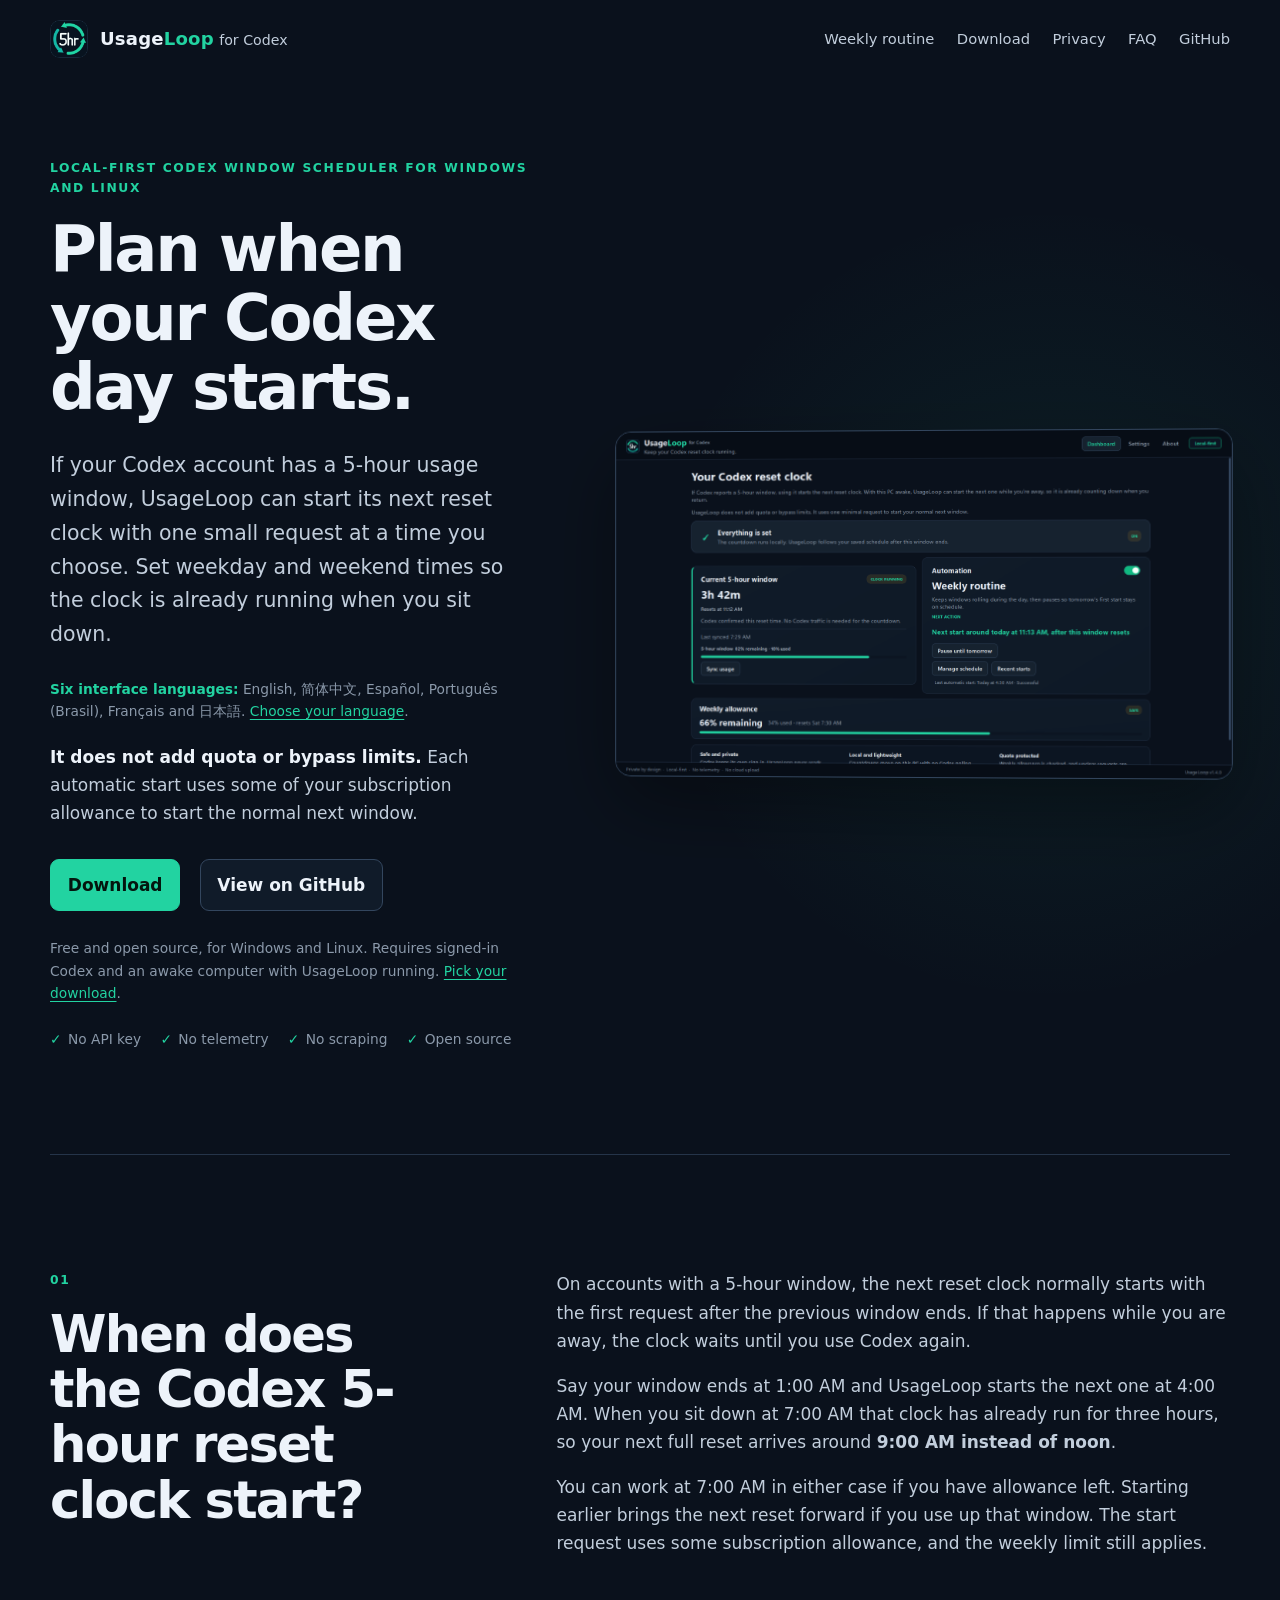
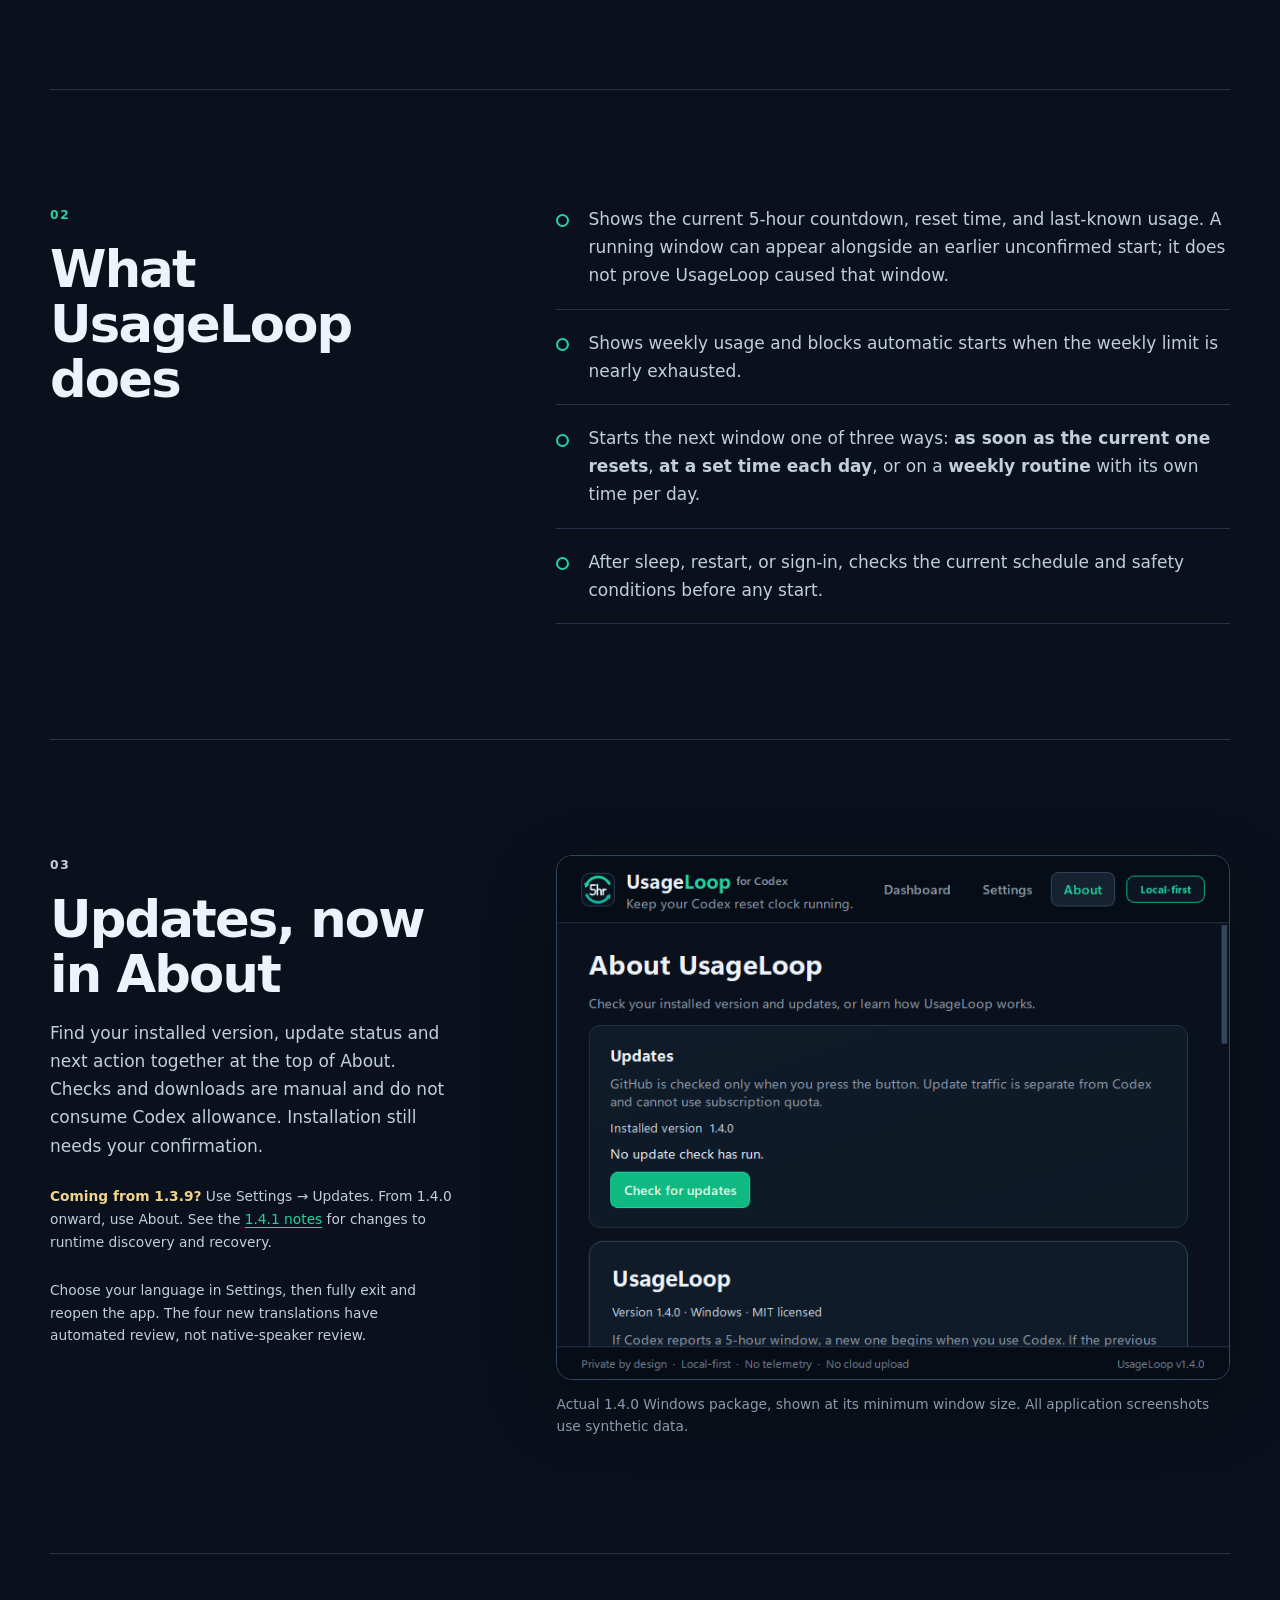
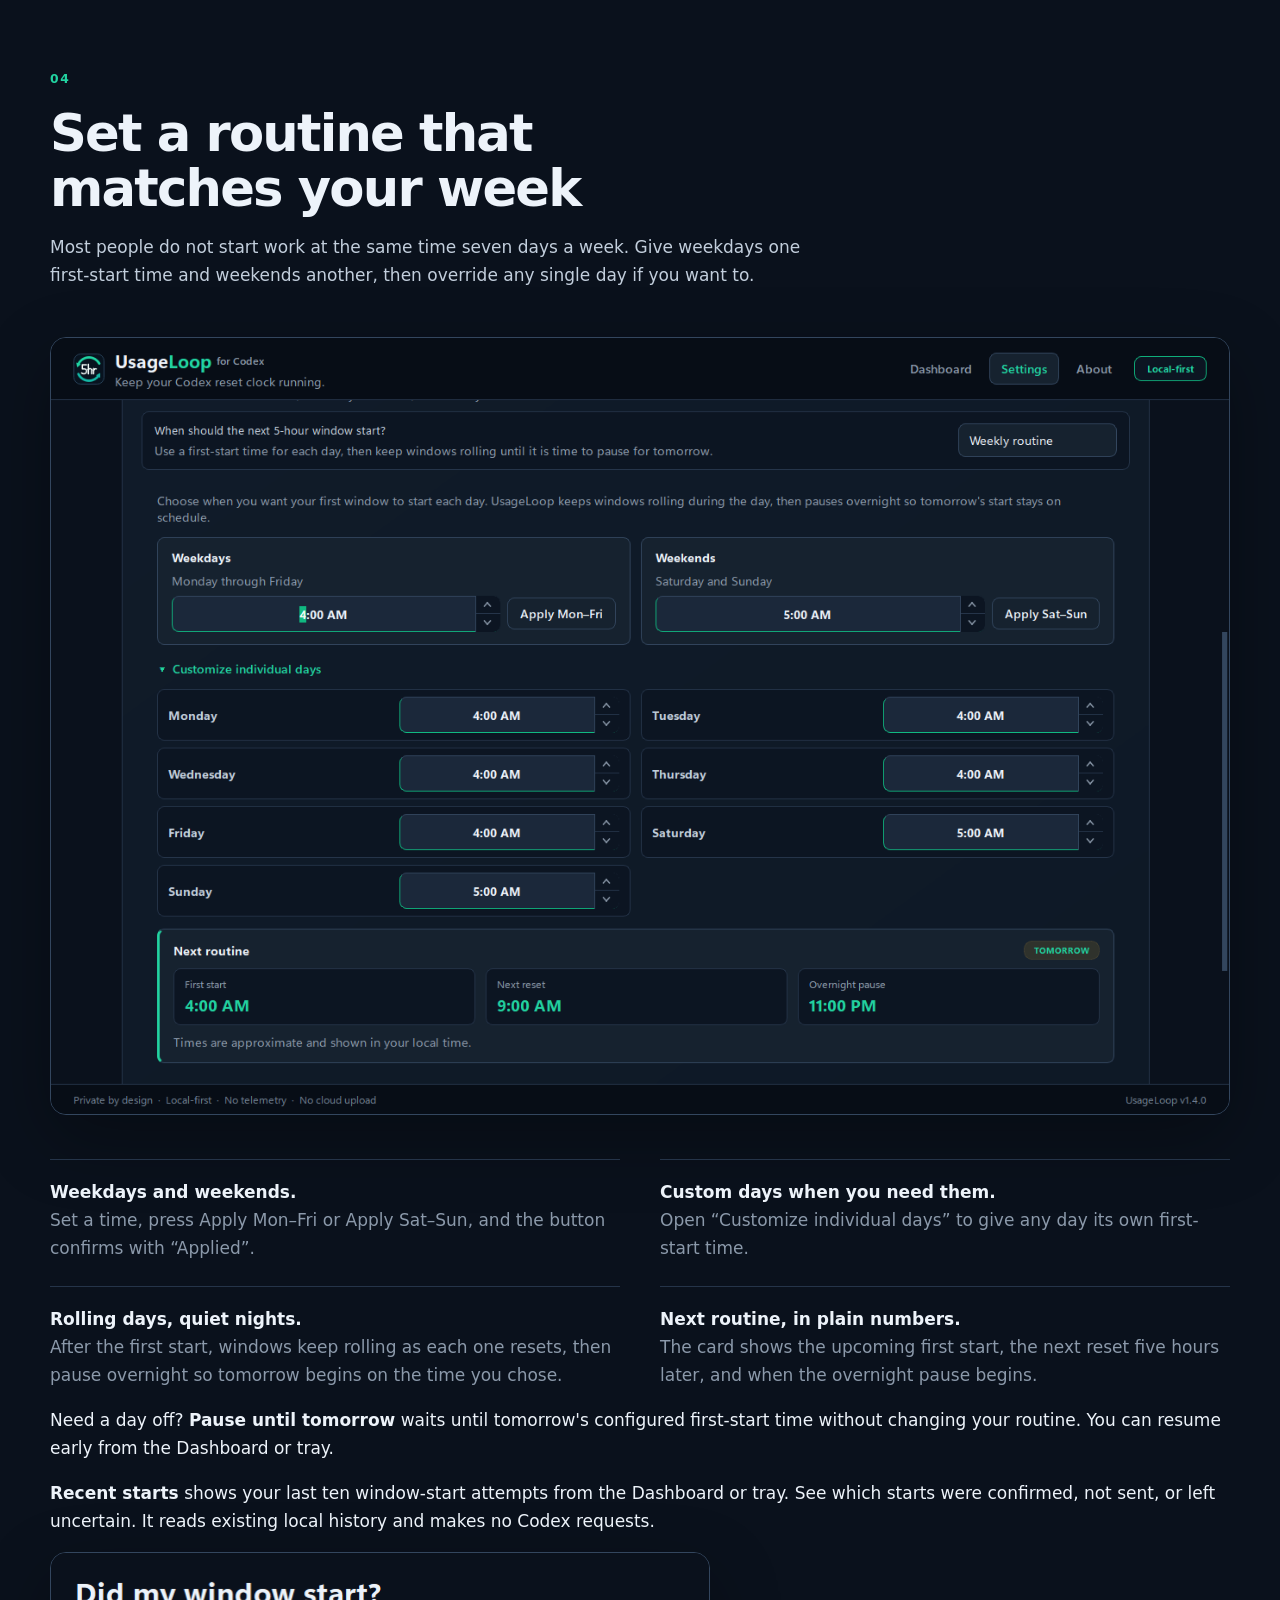
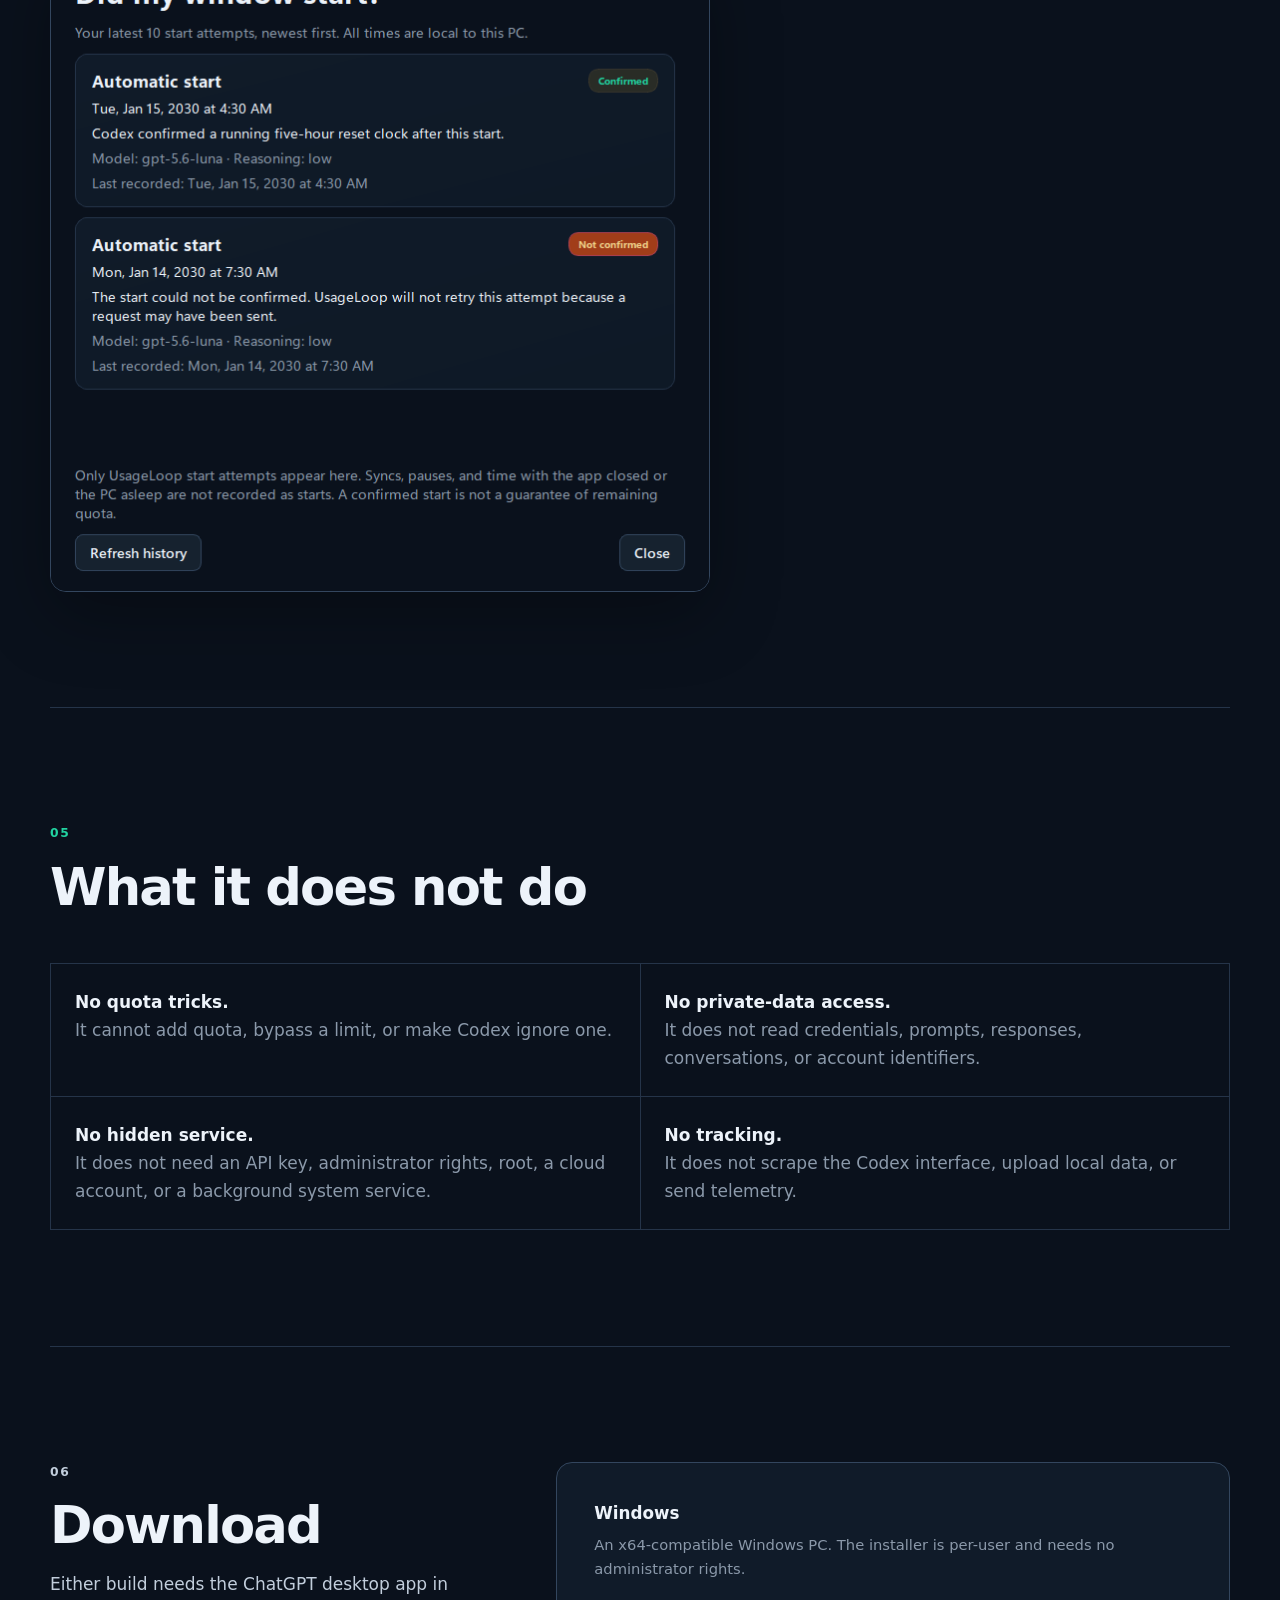
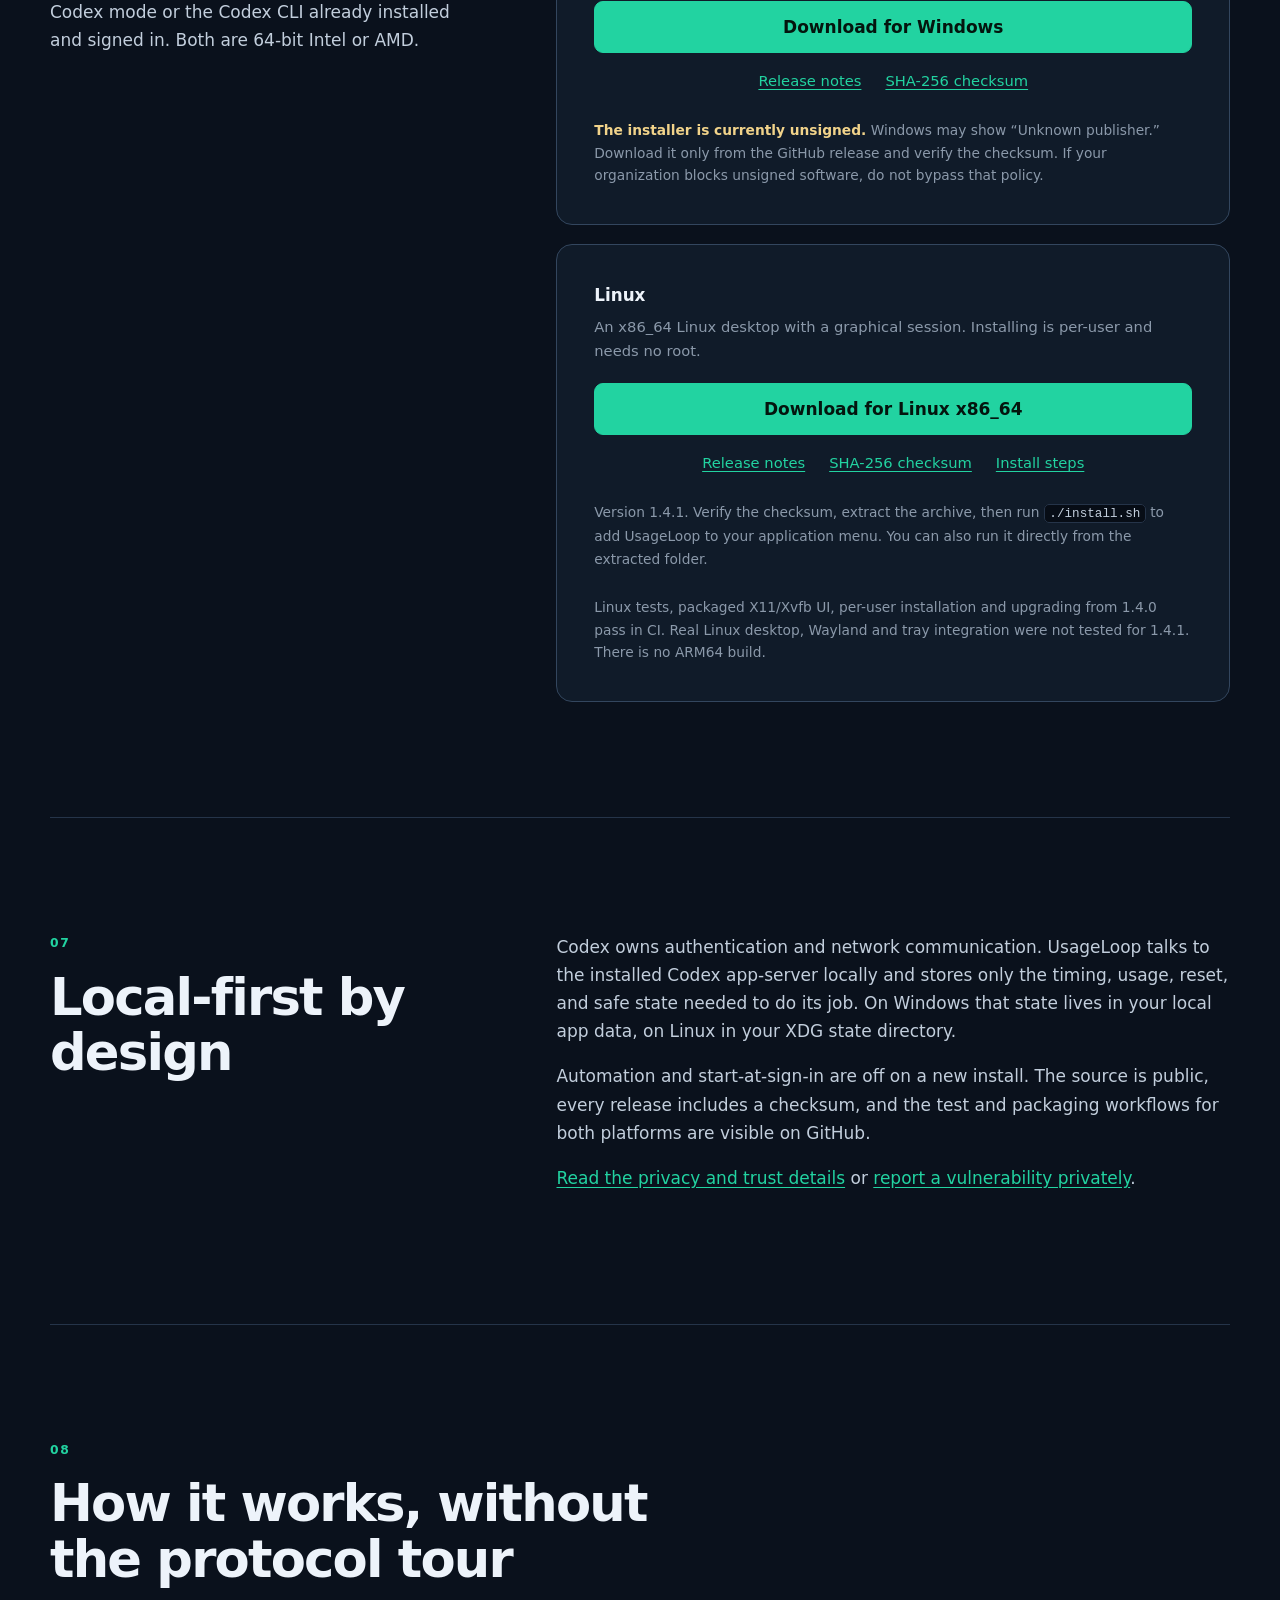
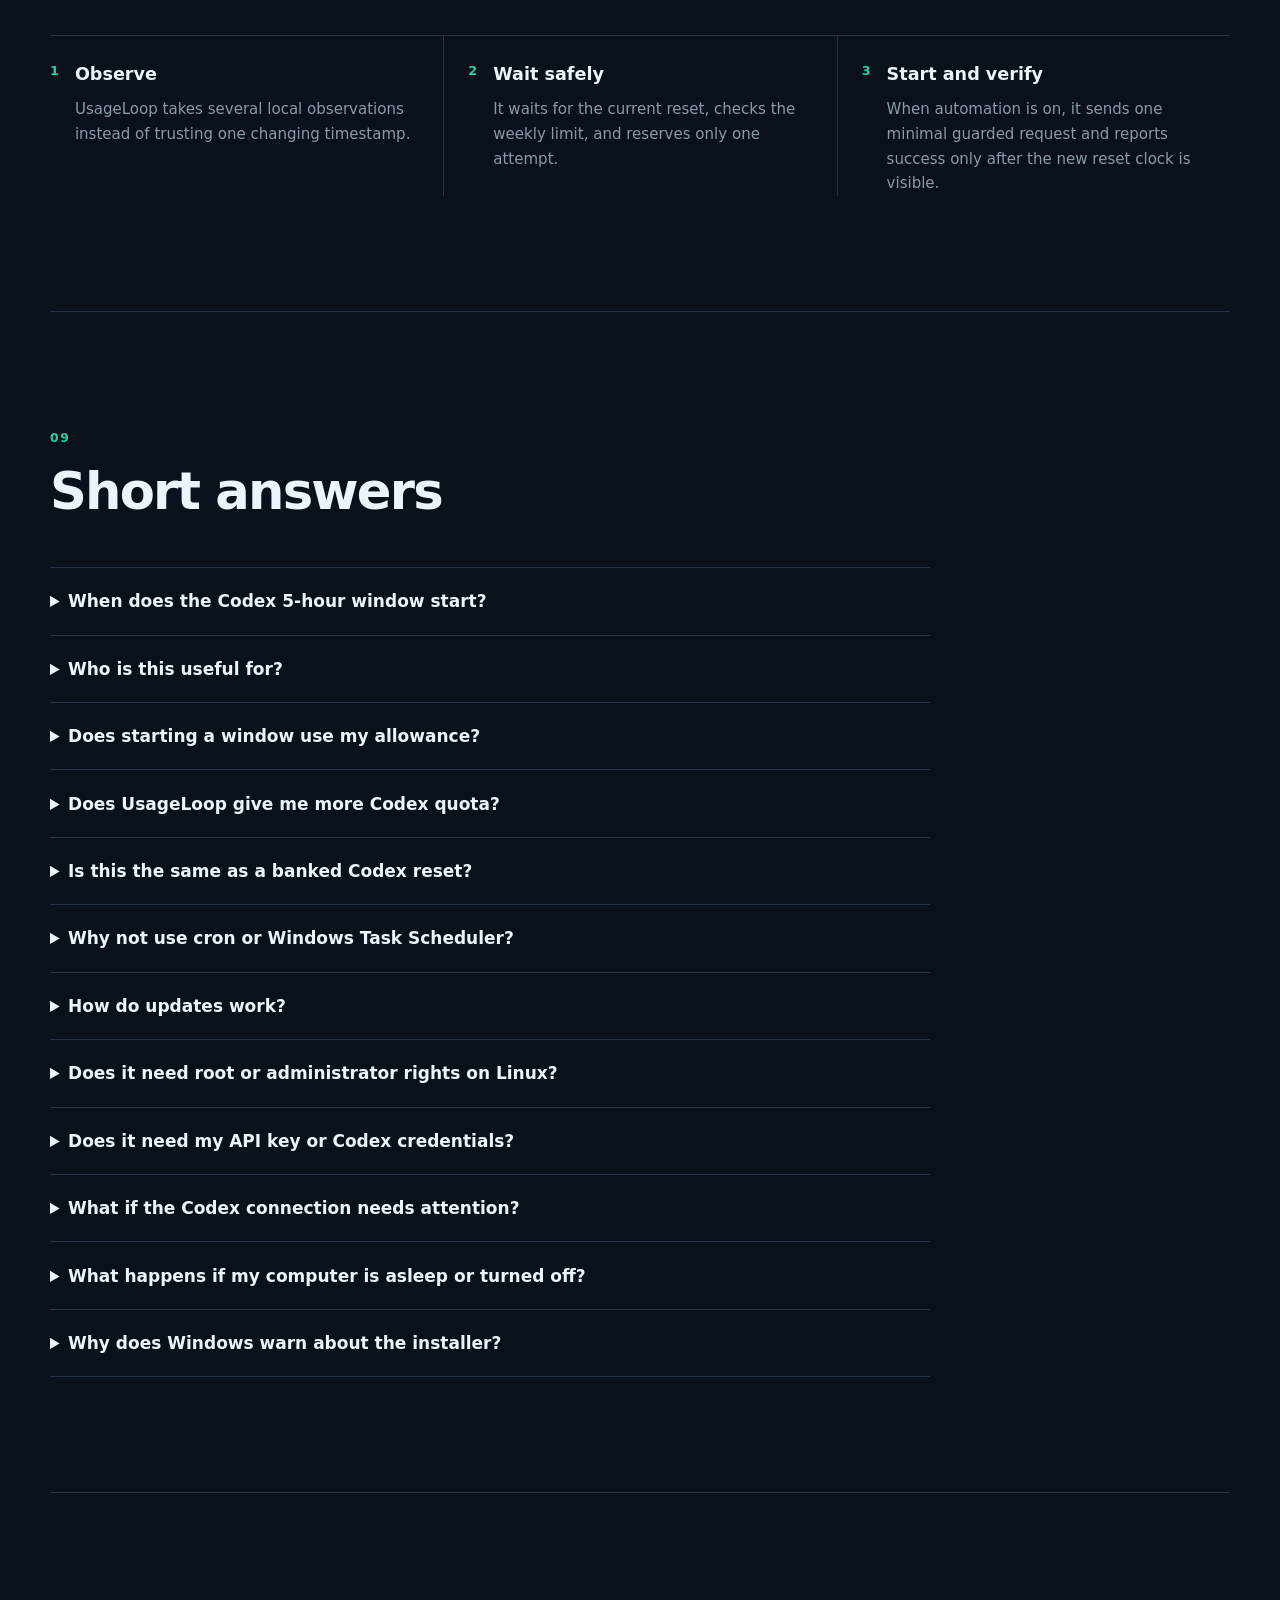
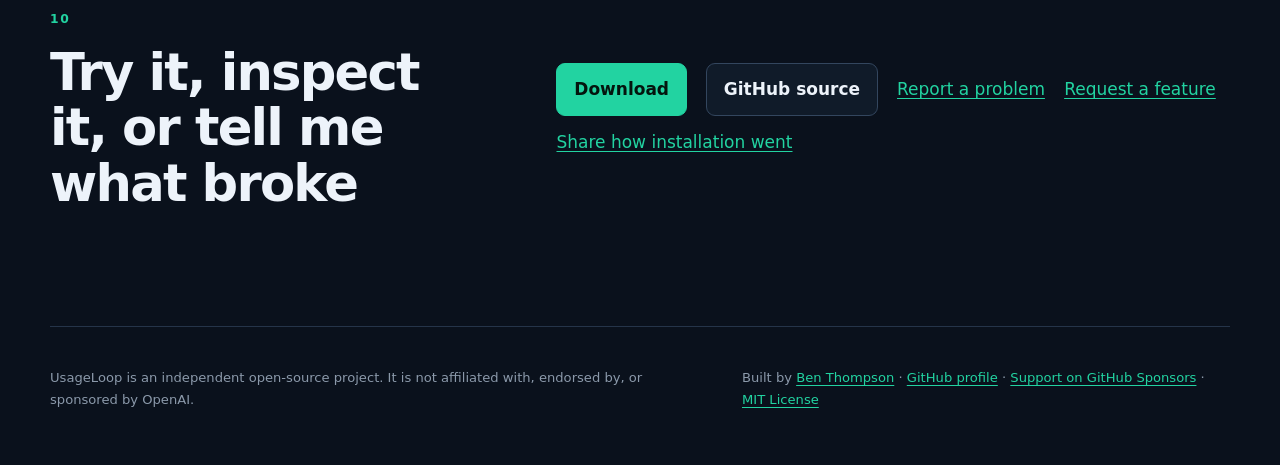
<file: docs/index.html>
<!doctype html>
<html lang="en">
<head>
  <meta charset="utf-8">
  <meta name="viewport" content="width=device-width, initial-scale=1">
  <title>UsageLoop | Codex 5-hour window scheduler for Windows &amp; Linux</title>
  <meta name="description" content="Start your next normal Codex 5-hour window before work. Free Windows and Linux app with weekly routines, safety checks and start confirmation. No extra quota.">
  <link rel="canonical" href="https://benthompsondev.github.io/usageloop/">
  <meta name="theme-color" content="#08131f">

  <meta property="og:type" content="website">
  <meta property="og:site_name" content="UsageLoop">
  <meta property="og:title" content="UsageLoop | Codex 5-hour window scheduler for Windows &amp; Linux">
  <meta property="og:description" content="Schedule the next Codex 5-hour window on Windows or Linux. Each start uses some subscription allowance. No extra quota, API key, or telemetry.">
  <meta property="og:url" content="https://benthompsondev.github.io/usageloop/">
  <meta property="og:image" content="https://benthompsondev.github.io/usageloop/social-preview.png">
  <meta property="og:image:width" content="1280">
  <meta property="og:image:height" content="640">
  <meta property="og:image:alt" content="UsageLoop: schedule your Codex 5-hour reset clock. Windows and Linux. Each start uses subscription allowance; no extra quota or limit bypass.">
  <meta name="twitter:card" content="summary_large_image">
  <meta name="twitter:title" content="UsageLoop | Codex 5-hour window scheduler for Windows &amp; Linux">
  <meta name="twitter:description" content="Schedule the next Codex 5-hour window on Windows or Linux. Each start uses some subscription allowance. No extra quota, API key, or telemetry.">
  <meta name="twitter:image" content="https://benthompsondev.github.io/usageloop/social-preview.png">

  <link rel="icon" href="favicon.ico" sizes="any">
  <link rel="stylesheet" href="styles.css?v=1.4.0-public">
  <script src="lightbox.js?v=lightbox" defer></script>

  <script type="application/ld+json">
  {
    "@context": "https://schema.org",
    "@type": "SoftwareApplication",
    "name": "UsageLoop",
    "alternateName": "UsageLoop for Codex",
    "description": "A local-first desktop app for Windows and Linux that starts your next Codex 5-hour window on a schedule you choose, including separate weekday and weekend first-start times, with rolling daytime windows and an overnight pause. It does not add quota or bypass limits.",
    "applicationCategory": "UtilitiesApplication",
    "operatingSystem": ["Windows", "Linux"],
    "softwareVersion": "1.4.1",
    "isAccessibleForFree": true,
    "license": "https://github.com/benthompsondev/usageloop/blob/main/LICENSE",
    "url": "https://benthompsondev.github.io/usageloop/",
    "downloadUrl": "https://github.com/benthompsondev/usageloop/releases/latest",
    "codeRepository": "https://github.com/benthompsondev/usageloop",
    "image": "https://benthompsondev.github.io/usageloop/screenshots/1.4.0/public/en-dashboard.png",
    "author": {
      "@type": "Person",
      "name": "Ben Thompson",
      "url": "https://github.com/benthompsondev"
    }
  }
  </script>
</head>
<body>
  <a class="skip-link" href="#main">Skip to main content</a>

  <header class="site-header">
    <a class="brand" href="#top" aria-label="UsageLoop home">
      <img src="favicon.ico" width="38" height="38" alt="">
      <span><strong>Usage<span>Loop</span></strong> <small>for Codex</small></span>
    </a>
    <nav aria-label="Primary navigation">
      <a href="#weekly">Weekly routine</a>
      <a class="nav-primary" href="#download">Download</a>
      <a href="#privacy">Privacy</a>
      <a href="#faq">FAQ</a>
      <a href="https://github.com/benthompsondev/usageloop">GitHub</a>
    </nav>
  </header>

  <main id="main">
    <section class="hero" id="top" aria-labelledby="hero-title">
      <div class="hero-copy">
        <p class="eyebrow">Local-first Codex window scheduler for Windows and Linux</p>
        <h1 id="hero-title">Plan when your Codex day starts.</h1>
        <p class="lede">If your Codex account has a 5-hour usage window, UsageLoop can start its next reset clock with one small request at a time you choose. Set weekday and weekend times so the clock is already running when you sit down.</p>
        <p class="small language-note"><strong>Six interface languages:</strong> English, 简体中文, Español, Português (Brasil), Français and 日本語. <a href="https://github.com/benthompsondev/usageloop/blob/main/docs/MULTILINGUAL_GUIDE.md">Choose your language</a>.</p>
        <p class="boundary"><strong>It does not add quota or bypass limits.</strong> Each automatic start uses some of your subscription allowance to start the normal next window.</p>
        <div class="hero-actions">
          <a class="button primary" href="#download">Download</a>
          <a class="button secondary" href="https://github.com/benthompsondev/usageloop">View on GitHub</a>
        </div>
        <p class="small">Free and open source, for Windows and Linux. Requires signed-in Codex and an awake computer with UsageLoop running. <a href="#download">Pick your download</a>.</p>
        <ul class="trust-list" aria-label="UsageLoop trust highlights">
          <li>No API key</li>
          <li>No telemetry</li>
          <li>No scraping</li>
          <li>Open source</li>
        </ul>
      </div>
      <a class="hero-shot" href="screenshots/1.4.0/public/en-dashboard.png" aria-label="Open the full UsageLoop 1.4.0 dashboard screenshot with synthetic data" data-lightbox>
        <img src="screenshots/1.4.0/public/en-dashboard.png" width="1600" height="900" alt="UsageLoop 1.4.0 dashboard with a running five-hour window, remaining allowance and weekly routine; synthetic data">
      </a>
    </section>

    <section class="section split" aria-labelledby="why-title">
      <div>
        <p class="section-number">01</p>
        <h2 id="why-title">When does the Codex 5-hour reset clock start?</h2>
      </div>
      <div class="prose">
        <p>On accounts with a 5-hour window, the next reset clock normally starts with the first request after the previous window ends. If that happens while you are away, the clock waits until you use Codex again.</p>
        <p>Say your window ends at 1:00 AM and UsageLoop starts the next one at 4:00 AM. When you sit down at 7:00 AM that clock has already run for three hours, so your next full reset arrives around <strong>9:00 AM instead of noon</strong>.</p>
        <p>You can work at 7:00 AM in either case if you have allowance left. Starting earlier brings the next reset forward if you use up that window. The start request uses some subscription allowance, and the weekly limit still applies.</p>
      </div>
    </section>

    <section class="section split" aria-labelledby="does-title">
      <div>
        <p class="section-number">02</p>
        <h2 id="does-title">What UsageLoop does</h2>
      </div>
      <ul class="plain-list">
        <li>Shows the current 5-hour countdown, reset time, and last-known usage. A running window can appear alongside an earlier unconfirmed start; it does not prove UsageLoop caused that window.</li>
        <li>Shows weekly usage and blocks automatic starts when the weekly limit is nearly exhausted.</li>
        <li>Starts the next window one of three ways: <strong>as soon as the current one resets</strong>, <strong>at a set time each day</strong>, or on a <strong>weekly routine</strong> with its own time per day.</li>
        <li>After sleep, restart, or sign-in, checks the current schedule and safety conditions before any start.</li>
      </ul>
    </section>

    <section class="section split" id="updates" aria-labelledby="updates-title">
      <div class="prose">
        <p class="section-number">03</p>
        <h2 id="updates-title">Updates, now in About</h2>
        <p>Find your installed version, update status and next action together at the top of About. Checks and downloads are manual and do not consume Codex allowance. Installation still needs your confirmation.</p>
        <p class="small"><strong>Coming from 1.3.9?</strong> Use Settings → Updates. From 1.4.0 onward, use About. See the <a href="https://github.com/benthompsondev/usageloop/blob/main/docs/1.4.1-release-notes.md">1.4.1 notes</a> for changes to runtime discovery and recovery.</p>
        <p class="small">Choose your language in Settings, then fully exit and reopen the app. The four new translations have automated review, not native-speaker review.</p>
      </div>
      <figure class="update-preview">
        <a href="screenshots/1.4.0/public/about-windows.png" aria-label="Open the UsageLoop 1.4.0 About and Updates screenshot" data-lightbox>
          <img class="product-shot" src="screenshots/1.4.0/public/about-windows.png" width="720" height="560" loading="lazy" alt="UsageLoop 1.4.0 About page with installed version 1.4.0 and the manual Check for updates button at the top">
        </a>
        <figcaption>Actual 1.4.0 Windows package, shown at its minimum window size. All application screenshots use synthetic data.</figcaption>
      </figure>
    </section>

    <section class="section product-view" id="weekly" aria-labelledby="weekly-title">
      <div class="section-heading">
        <p class="section-number">04</p>
        <h2 id="weekly-title">Set a routine that matches your week</h2>
        <p>Most people do not start work at the same time seven days a week. Give weekdays one first-start time and weekends another, then override any single day if you want to.</p>
      </div>
      <a href="screenshots/1.4.0/public/en-settings-weekly-expanded.png" aria-label="Open the full UsageLoop 1.4.0 Weekly routine screenshot" data-lightbox>
        <img class="product-shot" src="screenshots/1.4.0/public/en-settings-weekly-expanded.png" width="1366" height="900" loading="lazy" alt="UsageLoop 1.4.0 Weekly routine settings with weekday and weekend start times, all seven day overrides and the next routine; synthetic data">
      </a>
      <div class="weekly-points">
        <p><strong>Weekdays and weekends.</strong><br>Set a time, press Apply Mon–Fri or Apply Sat–Sun, and the button confirms with “Applied”.</p>
        <p><strong>Custom days when you need them.</strong><br>Open “Customize individual days” to give any day its own first-start time.</p>
        <p><strong>Rolling days, quiet nights.</strong><br>After the first start, windows keep rolling as each one resets, then pause overnight so tomorrow begins on the time you chose.</p>
        <p><strong>Next routine, in plain numbers.</strong><br>The card shows the upcoming first start, the next reset five hours later, and when the overnight pause begins.</p>
      </div>
      <p>Need a day off? <strong>Pause until tomorrow</strong> waits until tomorrow's configured first-start time without changing your routine. You can resume early from the Dashboard or tray.</p>
      <p><strong>Recent starts</strong> shows your last ten window-start attempts from the Dashboard or tray. See which starts were confirmed, not sent, or left uncertain. It reads existing local history and makes no Codex requests.</p>
      <a class="screenshot-link" href="screenshots/1.4.0/public/en-recent-starts.png" aria-label="Open the UsageLoop 1.4.0 Recent starts screenshot" data-lightbox>
        <img class="product-shot" src="screenshots/1.4.0/public/en-recent-starts.png" alt="UsageLoop 1.4.0 Recent starts with a confirmed start and an earlier unconfirmed attempt; synthetic data" loading="lazy" width="660" height="640" style="max-width: 660px">
      </a>
    </section>

    <section class="section boundary-section" aria-labelledby="not-title">
      <div>
        <p class="section-number">05</p>
        <h2 id="not-title">What it does not do</h2>
      </div>
      <div class="boundary-grid">
        <p><strong>No quota tricks.</strong><br>It cannot add quota, bypass a limit, or make Codex ignore one.</p>
        <p><strong>No private-data access.</strong><br>It does not read credentials, prompts, responses, conversations, or account identifiers.</p>
        <p><strong>No hidden service.</strong><br>It does not need an API key, administrator rights, root, a cloud account, or a background system service.</p>
        <p><strong>No tracking.</strong><br>It does not scrape the Codex interface, upload local data, or send telemetry.</p>
      </div>
    </section>

    <section class="section download" id="download" aria-labelledby="download-title">
      <div>
        <p class="section-number">06</p>
        <h2 id="download-title">Download</h2>
        <p>Either build needs the ChatGPT desktop app in Codex mode or the Codex CLI already installed and signed in. Both are 64-bit Intel or AMD.</p>
      </div>
      <div class="download-choices">
        <div class="download-panel">
          <p class="panel-title">Windows</p>
          <p class="panel-note">An x64-compatible Windows PC. The installer is per-user and needs no administrator rights.</p>
          <a class="button primary wide" href="https://github.com/benthompsondev/usageloop/releases/latest/download/UsageLoop-Setup.exe">Download for Windows</a>
          <div class="download-links">
            <a href="https://github.com/benthompsondev/usageloop/releases/latest">Release notes</a>
            <a href="https://github.com/benthompsondev/usageloop/releases/latest/download/UsageLoop-Setup.exe.sha256">SHA-256 checksum</a>
          </div>
          <p class="small"><strong>The installer is currently unsigned.</strong> Windows may show “Unknown publisher.” Download it only from the GitHub release and verify the checksum. If your organization blocks unsigned software, do not bypass that policy.</p>
        </div>
        <div class="download-panel">
          <p class="panel-title">Linux</p>
          <p class="panel-note">An x86_64 Linux desktop with a graphical session. Installing is per-user and needs no root.</p>
          <a class="button primary wide" href="https://github.com/benthompsondev/usageloop/releases/download/v1.4.1/UsageLoop-1.4.1-linux-x86_64.tar.gz">Download for Linux x86_64</a>
          <div class="download-links">
            <a href="https://github.com/benthompsondev/usageloop/releases/latest">Release notes</a>
            <a href="https://github.com/benthompsondev/usageloop/releases/download/v1.4.1/UsageLoop-1.4.1-linux-x86_64.tar.gz.sha256">SHA-256 checksum</a>
            <a href="https://github.com/benthompsondev/usageloop#linux">Install steps</a>
          </div>
          <p class="small">Version 1.4.1. Verify the checksum, extract the archive, then run <code>./install.sh</code> to add UsageLoop to your application menu. You can also run it directly from the extracted folder.</p>
          <p class="small">Linux tests, packaged X11/Xvfb UI, per-user installation and upgrading from 1.4.0 pass in CI. Real Linux desktop, Wayland and tray integration were not tested for 1.4.1. There is no ARM64 build.</p>
        </div>
      </div>
    </section>


    <section class="section split" id="privacy" aria-labelledby="privacy-title">
      <div>
        <p class="section-number">07</p>
        <h2 id="privacy-title">Local-first by design</h2>
      </div>
      <div class="prose">
        <p>Codex owns authentication and network communication. UsageLoop talks to the installed Codex app-server locally and stores only the timing, usage, reset, and safe state needed to do its job. On Windows that state lives in your local app data, on Linux in your XDG state directory.</p>
        <p>Automation and start-at-sign-in are off on a new install. The source is public, every release includes a checksum, and the test and packaging workflows for both platforms are visible on GitHub.</p>
        <p><a href="https://github.com/benthompsondev/usageloop#privacy-and-trust">Read the privacy and trust details</a> or <a href="https://github.com/benthompsondev/usageloop/security">report a vulnerability privately</a>.</p>
      </div>
    </section>

    <section class="section how" aria-labelledby="how-title">
      <div class="section-heading">
        <p class="section-number">08</p>
        <h2 id="how-title">How it works, without the protocol tour</h2>
      </div>
      <ol class="steps">
        <li><span>1</span><div><strong>Observe</strong><p>UsageLoop takes several local observations instead of trusting one changing timestamp.</p></div></li>
        <li><span>2</span><div><strong>Wait safely</strong><p>It waits for the current reset, checks the weekly limit, and reserves only one attempt.</p></div></li>
        <li><span>3</span><div><strong>Start and verify</strong><p>When automation is on, it sends one minimal guarded request and reports success only after the new reset clock is visible.</p></div></li>
      </ol>
    </section>

    <section class="section faq" id="faq" aria-labelledby="faq-title">
      <div class="section-heading">
        <p class="section-number">09</p>
        <h2 id="faq-title">Short answers</h2>
      </div>
      <div class="faq-list">
        <details>
          <summary>When does the Codex 5-hour window start?</summary>
          <p>UsageLoop has observed a moving reset estimate before a window starts and a fixed reset time after it starts. This is observed behavior, not an OpenAI guarantee. Read the <a href="codex-five-hour-window.html">window timing explainer</a> (<a href="zh-CN/codex-five-hour-window.html" lang="zh-CN">简体中文</a>), including weekly limits and why a running clock does not prove UsageLoop caused the start.</p>
        </details>
        <details>
          <summary>Who is this useful for?</summary>
          <p>Codex users on Windows or Linux whose Codex usage shows a 5-hour window and who want its next reset earlier in their workday. If Codex reports weekly information but no five-hour window, there is no five-hour start to schedule. OpenAI controls the limits and can change their behavior.</p>
        </details>
        <details>
          <summary>Does starting a window use my allowance?</summary>
          <p>Yes. An automatic start sends one small Codex request through your existing sign-in. That uses subscription allowance. Watching the local countdown and checking GitHub for updates do not send a model request.</p>
        </details>
        <details>
          <summary>Does UsageLoop give me more Codex quota?</summary>
          <p>No. It cannot add quota or bypass either limit. It can only start the normal next 5-hour window after the current one ends.</p>
        </details>
        <details>
          <summary>Is this the same as a banked Codex reset?</summary>
          <p>No. UsageLoop does not redeem banked resets, buy credits, or reset your weekly allowance. It schedules one small request to start the next normal 5-hour window when eligible. It cannot reset an active window early. <a href="https://help.openai.com/en/articles/20001498-how-banked-codex-resets-work">OpenAI explains banked resets here</a>.</p>
        </details>
        <details>
          <summary>Why not use cron or Windows Task Scheduler?</summary>
          <p>A scheduled Codex command may be enough. UsageLoop adds checks before sending, weekly-allowance protection, and no automatic retry after an uncertain send. It also gives you weekday and weekend routines, pause controls, and Recent starts so you can see whether a start was confirmed. If your existing command does everything you need, you do not need another app.</p>
        </details>
        <details>
          <summary>How do updates work?</summary>
          <p>Only when you ask. In 1.4.0 and newer, open About and choose Check for updates at the top (in 1.3.9 and earlier, use Settings). UsageLoop asks GitHub once, shows what changed, downloads the file for your platform, and checks its SHA-256 against the published checksum before installing anything. Checking and updating never send a Codex request. On Linux, a copy installed with <code>install.sh</code> can update itself in place; a portable copy you run from an extracted folder is left alone and shown the command to run instead.</p>
        </details>
        <details>
          <summary>Does it need root or administrator rights on Linux?</summary>
          <p>No. The Linux install is per-user: the app goes in your XDG data directory, the launcher in your own application menu, and nothing outside your home directory is touched. Removing it is <code>./install.sh --uninstall</code>, which leaves your settings and start history in place.</p>
        </details>
        <details>
          <summary>Does it need my API key or Codex credentials?</summary>
          <p>No. UsageLoop uses your installed, already signed-in Codex app and never reads its auth files or tokens.</p>
        </details>
        <details>
          <summary>What if the Codex connection needs attention?</summary>
          <p>Temporary connection failures get a few spaced, read-only retries for up to an hour. No start is replayed. For sign-in, missing models, or unsupported usage data, choose Recheck Codex compatibility after fixing the problem. The check sends no model request and leaves your routine alone.</p>
        </details>
        <details>
          <summary>What happens if my computer is asleep or turned off?</summary>
          <p>UsageLoop needs the computer awake and signed in, with the app running. It cannot act while the computer is unavailable. After wake, restart, or sign-in, it checks the current schedule and safety conditions; it does not replay every missed start.</p>
        </details>
        <details>
          <summary>Why does Windows warn about the installer?</summary>
          <p>The installer does not yet have a paid code-signing certificate. The release includes a SHA-256 checksum and a public build workflow, but those are not a substitute for a signed publisher identity.</p>
        </details>
      </div>
    </section>

    <section class="section final-cta" aria-labelledby="links-title">
      <div>
        <p class="section-number">10</p>
        <h2 id="links-title">Try it, inspect it, or tell me what broke</h2>
      </div>
      <div class="final-links">
        <a class="button primary" href="#download">Download</a>
        <a class="button secondary" href="https://github.com/benthompsondev/usageloop">GitHub source</a>
        <a href="https://github.com/benthompsondev/usageloop/issues/new?template=bug_report.yml">Report a problem</a>
        <a href="https://github.com/benthompsondev/usageloop/issues/new?template=feature_request.yml">Request a feature</a>
        <a href="https://github.com/benthompsondev/usageloop/issues/new?template=setup_feedback.yml">Share how installation went</a>
      </div>
    </section>

    <!-- supporters:start -->
    <!-- Add the supporters strip here only after an eligible public sponsor opts in. See SUPPORTERS.md. -->
    <!-- supporters:end -->
  </main>

  <footer>
    <p>UsageLoop is an independent open-source project. It is not affiliated with, endorsed by, or sponsored by OpenAI.</p>
    <p>Built by <a href="https://benthompsondev.github.io/">Ben Thompson</a> · <a href="https://github.com/benthompsondev">GitHub profile</a> · <a href="https://github.com/sponsors/benthompsondev">Support on GitHub Sponsors</a> · <a href="https://github.com/benthompsondev/usageloop/blob/main/LICENSE">MIT License</a></p>
  </footer>

  <dialog class="lightbox" aria-label="Screenshot viewer">
    <div class="lightbox-toolbar">
      <p class="lightbox-status" aria-live="polite"></p>
      <button class="lightbox-button lightbox-close" type="button" aria-label="Close screenshot">&times;</button>
    </div>
    <button class="lightbox-button lightbox-previous" type="button" aria-label="Previous screenshot">&#8249;</button>
    <figure class="lightbox-figure">
      <img class="lightbox-image" alt="">
    </figure>
    <button class="lightbox-button lightbox-next" type="button" aria-label="Next screenshot">&#8250;</button>
  </dialog>
</body>
</html>
</file>
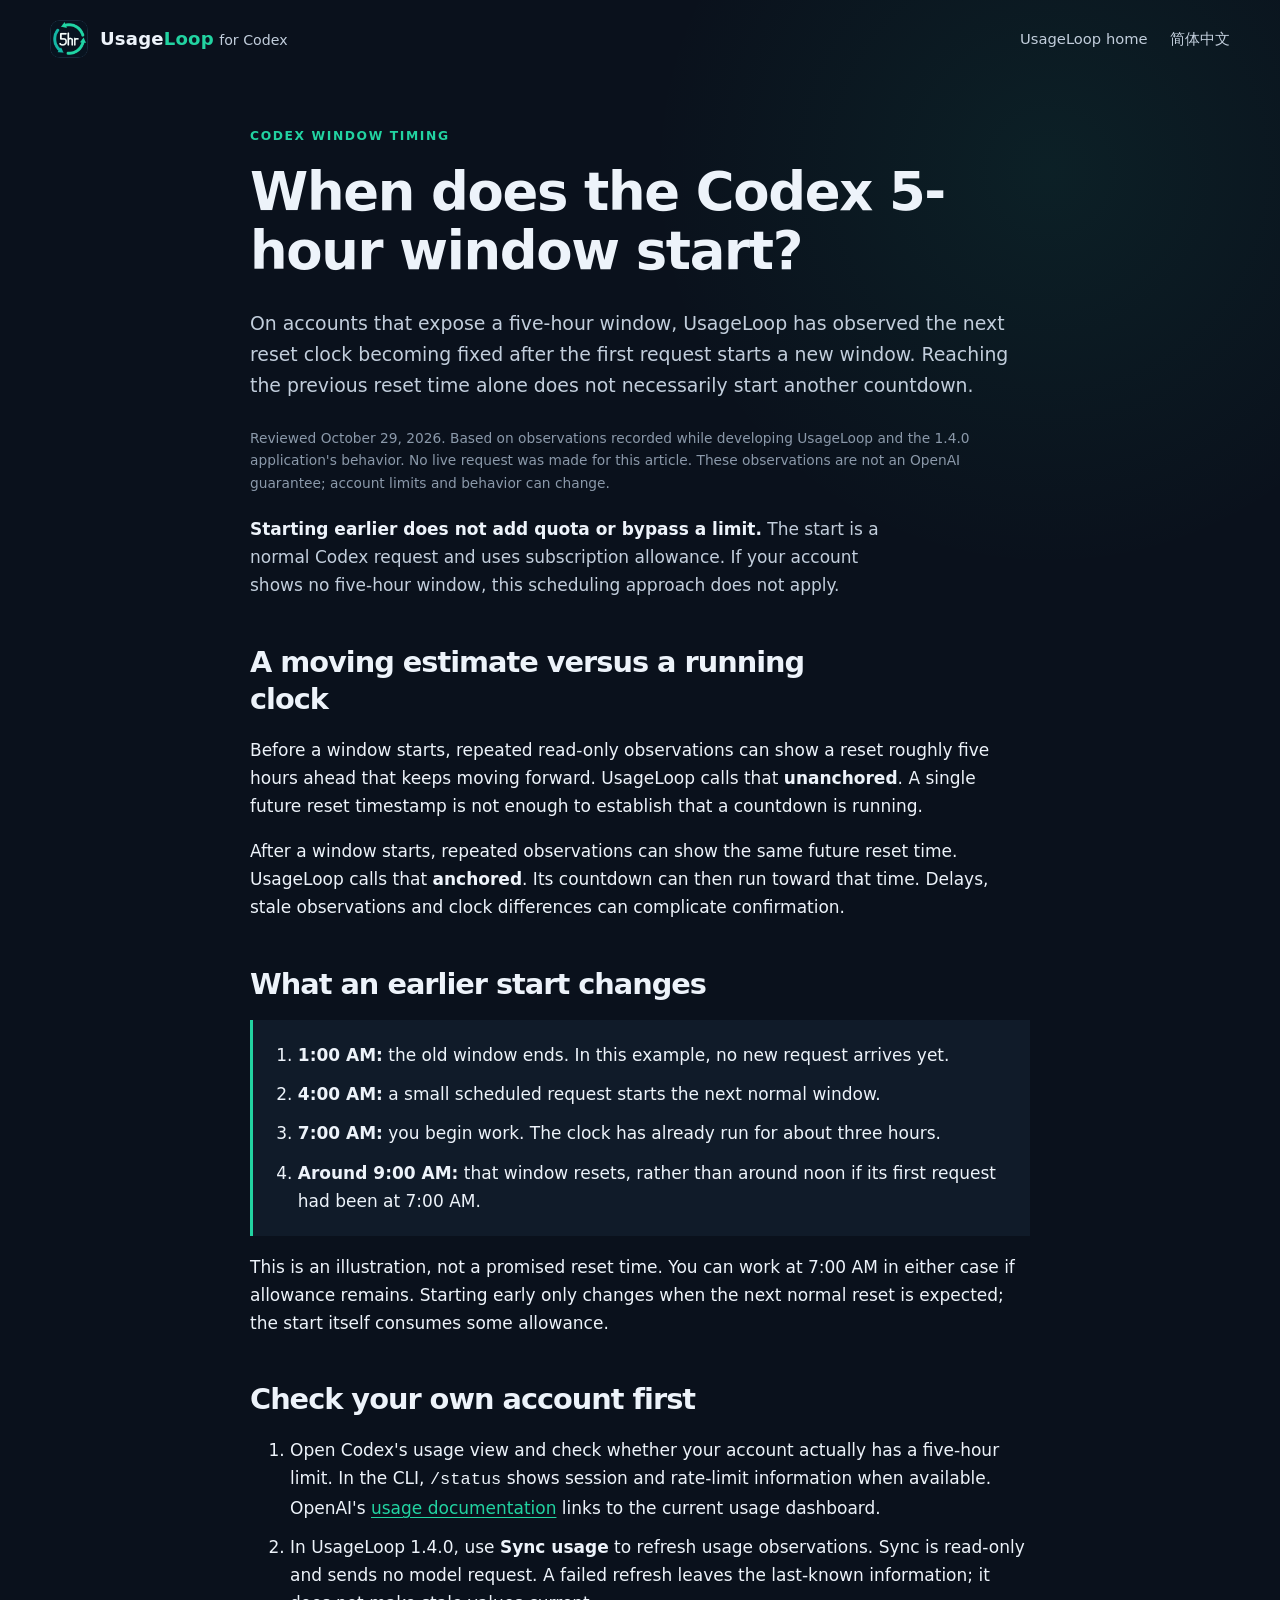
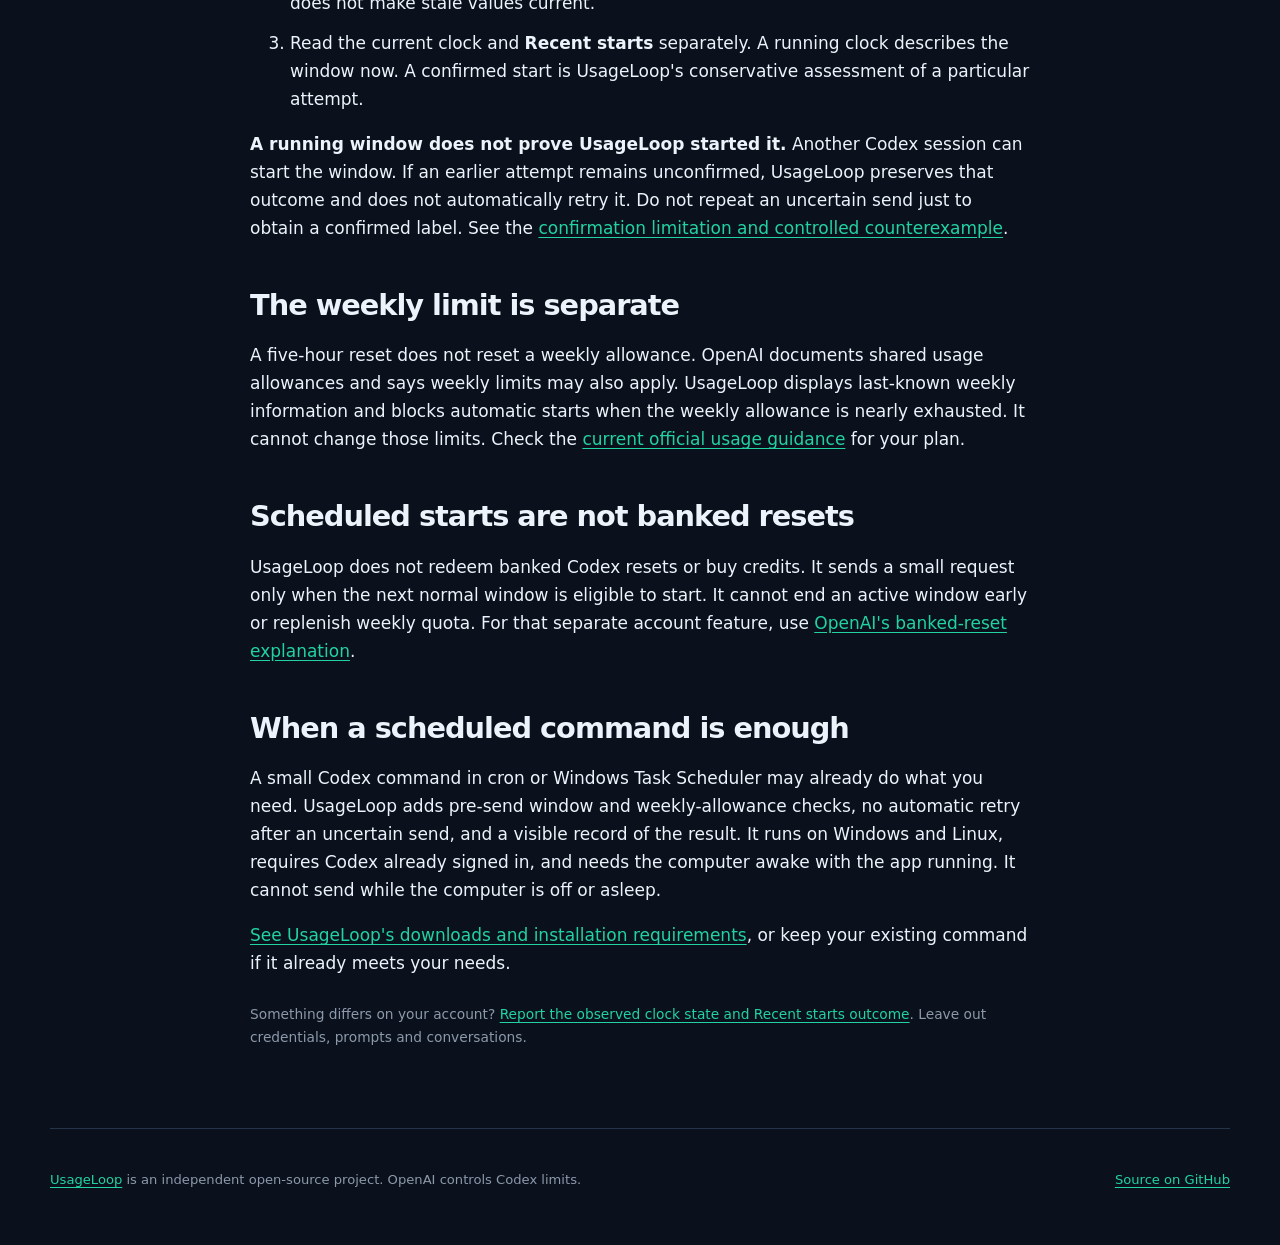
<file: docs/codex-five-hour-window.html>
<!doctype html>
<html lang="en">
<head>
  <meta charset="utf-8">
  <meta name="viewport" content="width=device-width, initial-scale=1">
  <title>When does the Codex 5-hour window start? | UsageLoop</title>
  <meta name="description" content="What UsageLoop has observed about Codex's sliding and fixed reset times, how to check your window, and what scheduling an early start can and cannot do.">
  <link rel="canonical" href="https://benthompsondev.github.io/usageloop/codex-five-hour-window.html">
  <link rel="alternate" hreflang="en" href="https://benthompsondev.github.io/usageloop/codex-five-hour-window.html">
  <link rel="alternate" hreflang="zh-CN" href="https://benthompsondev.github.io/usageloop/zh-CN/codex-five-hour-window.html">
  <link rel="alternate" hreflang="x-default" href="https://benthompsondev.github.io/usageloop/codex-five-hour-window.html">
  <meta name="theme-color" content="#08131f">
  <link rel="icon" href="favicon.ico" sizes="any">
  <link rel="stylesheet" href="styles.css?v=1.4.0-public">
  <link rel="stylesheet" href="explainer.css?v=2026-10-29">
</head>
<body>
  <a class="skip-link" href="#main">Skip to main content</a>
  <header class="site-header">
    <a class="brand" href="./" aria-label="UsageLoop home">
      <img src="favicon.ico" width="38" height="38" alt="">
      <span><strong>Usage<span>Loop</span></strong> <small>for Codex</small></span>
    </a>
    <nav aria-label="Page navigation">
      <a href="./">UsageLoop home</a>
      <a class="nav-primary" href="zh-CN/codex-five-hour-window.html" lang="zh-CN" hreflang="zh-CN">简体中文</a>
    </nav>
  </header>
  <main id="main" class="explainer">
    <article aria-labelledby="page-title">
      <p class="eyebrow">Codex window timing</p>
      <h1 id="page-title">When does the Codex 5-hour window start?</h1>
      <p class="lede">On accounts that expose a five-hour window, UsageLoop has observed the next reset clock becoming fixed after the first request starts a new window. Reaching the previous reset time alone does not necessarily start another countdown.</p>
      <p class="small">Reviewed <time datetime="2026-10-29">October 29, 2026</time>. Based on observations recorded while developing UsageLoop and the 1.4.0 application's behavior. No live request was made for this article. These observations are not an OpenAI guarantee; account limits and behavior can change.</p>
      <p class="boundary"><strong>Starting earlier does not add quota or bypass a limit.</strong> The start is a normal Codex request and uses subscription allowance. If your account shows no five-hour window, this scheduling approach does not apply.</p>

      <h2>A moving estimate versus a running clock</h2>
      <p>Before a window starts, repeated read-only observations can show a reset roughly five hours ahead that keeps moving forward. UsageLoop calls that <strong>unanchored</strong>. A single future reset timestamp is not enough to establish that a countdown is running.</p>
      <p>After a window starts, repeated observations can show the same future reset time. UsageLoop calls that <strong>anchored</strong>. Its countdown can then run toward that time. Delays, stale observations and clock differences can complicate confirmation.</p>

      <h2>What an earlier start changes</h2>
      <ol class="timing-example" aria-label="Illustrative timing example">
        <li><strong>1:00 AM:</strong> the old window ends. In this example, no new request arrives yet.</li>
        <li><strong>4:00 AM:</strong> a small scheduled request starts the next normal window.</li>
        <li><strong>7:00 AM:</strong> you begin work. The clock has already run for about three hours.</li>
        <li><strong>Around 9:00 AM:</strong> that window resets, rather than around noon if its first request had been at 7:00 AM.</li>
      </ol>
      <p>This is an illustration, not a promised reset time. You can work at 7:00 AM in either case if allowance remains. Starting early only changes when the next normal reset is expected; the start itself consumes some allowance.</p>

      <h2>Check your own account first</h2>
      <ol>
        <li>Open Codex's usage view and check whether your account actually has a five-hour limit. In the CLI, <code>/status</code> shows session and rate-limit information when available. OpenAI's <a href="https://learn.chatgpt.com/docs/pricing">usage documentation</a> links to the current usage dashboard.</li>
        <li>In UsageLoop 1.4.0, use <strong>Sync usage</strong> to refresh usage observations. Sync is read-only and sends no model request. A failed refresh leaves the last-known information; it does not make stale values current.</li>
        <li>Read the current clock and <strong>Recent starts</strong> separately. A running clock describes the window now. A confirmed start is UsageLoop's conservative assessment of a particular attempt.</li>
      </ol>
      <p><strong>A running window does not prove UsageLoop started it.</strong> Another Codex session can start the window. If an earlier attempt remains unconfirmed, UsageLoop preserves that outcome and does not automatically retry it. Do not repeat an uncertain send just to obtain a confirmed label. See the <a href="https://github.com/benthompsondev/usageloop/blob/main/docs/1.4.0-review-follow-up.md#why-the-clock-formula-was-not-changed">confirmation limitation and controlled counterexample</a>.</p>

      <h2>The weekly limit is separate</h2>
      <p>A five-hour reset does not reset a weekly allowance. OpenAI documents shared usage allowances and says weekly limits may also apply. UsageLoop displays last-known weekly information and blocks automatic starts when the weekly allowance is nearly exhausted. It cannot change those limits. Check the <a href="https://learn.chatgpt.com/docs/pricing">current official usage guidance</a> for your plan.</p>

      <h2>Scheduled starts are not banked resets</h2>
      <p>UsageLoop does not redeem banked Codex resets or buy credits. It sends a small request only when the next normal window is eligible to start. It cannot end an active window early or replenish weekly quota. For that separate account feature, use <a href="https://help.openai.com/en/articles/20001498-how-banked-codex-resets-work">OpenAI's banked-reset explanation</a>.</p>

      <h2>When a scheduled command is enough</h2>
      <p>A small Codex command in cron or Windows Task Scheduler may already do what you need. UsageLoop adds pre-send window and weekly-allowance checks, no automatic retry after an uncertain send, and a visible record of the result. It runs on Windows and Linux, requires Codex already signed in, and needs the computer awake with the app running. It cannot send while the computer is off or asleep.</p>
      <p><a href="./#download">See UsageLoop's downloads and installation requirements</a>, or keep your existing command if it already meets your needs.</p>
      <p class="small">Something differs on your account? <a href="https://github.com/benthompsondev/usageloop/issues/new?template=bug_report.yml">Report the observed clock state and Recent starts outcome</a>. Leave out credentials, prompts and conversations.</p>
    </article>
  </main>
  <footer><p><a href="./">UsageLoop</a> is an independent open-source project. OpenAI controls Codex limits.</p><a href="https://github.com/benthompsondev/usageloop">Source on GitHub</a></footer>
</body>
</html>
</file>
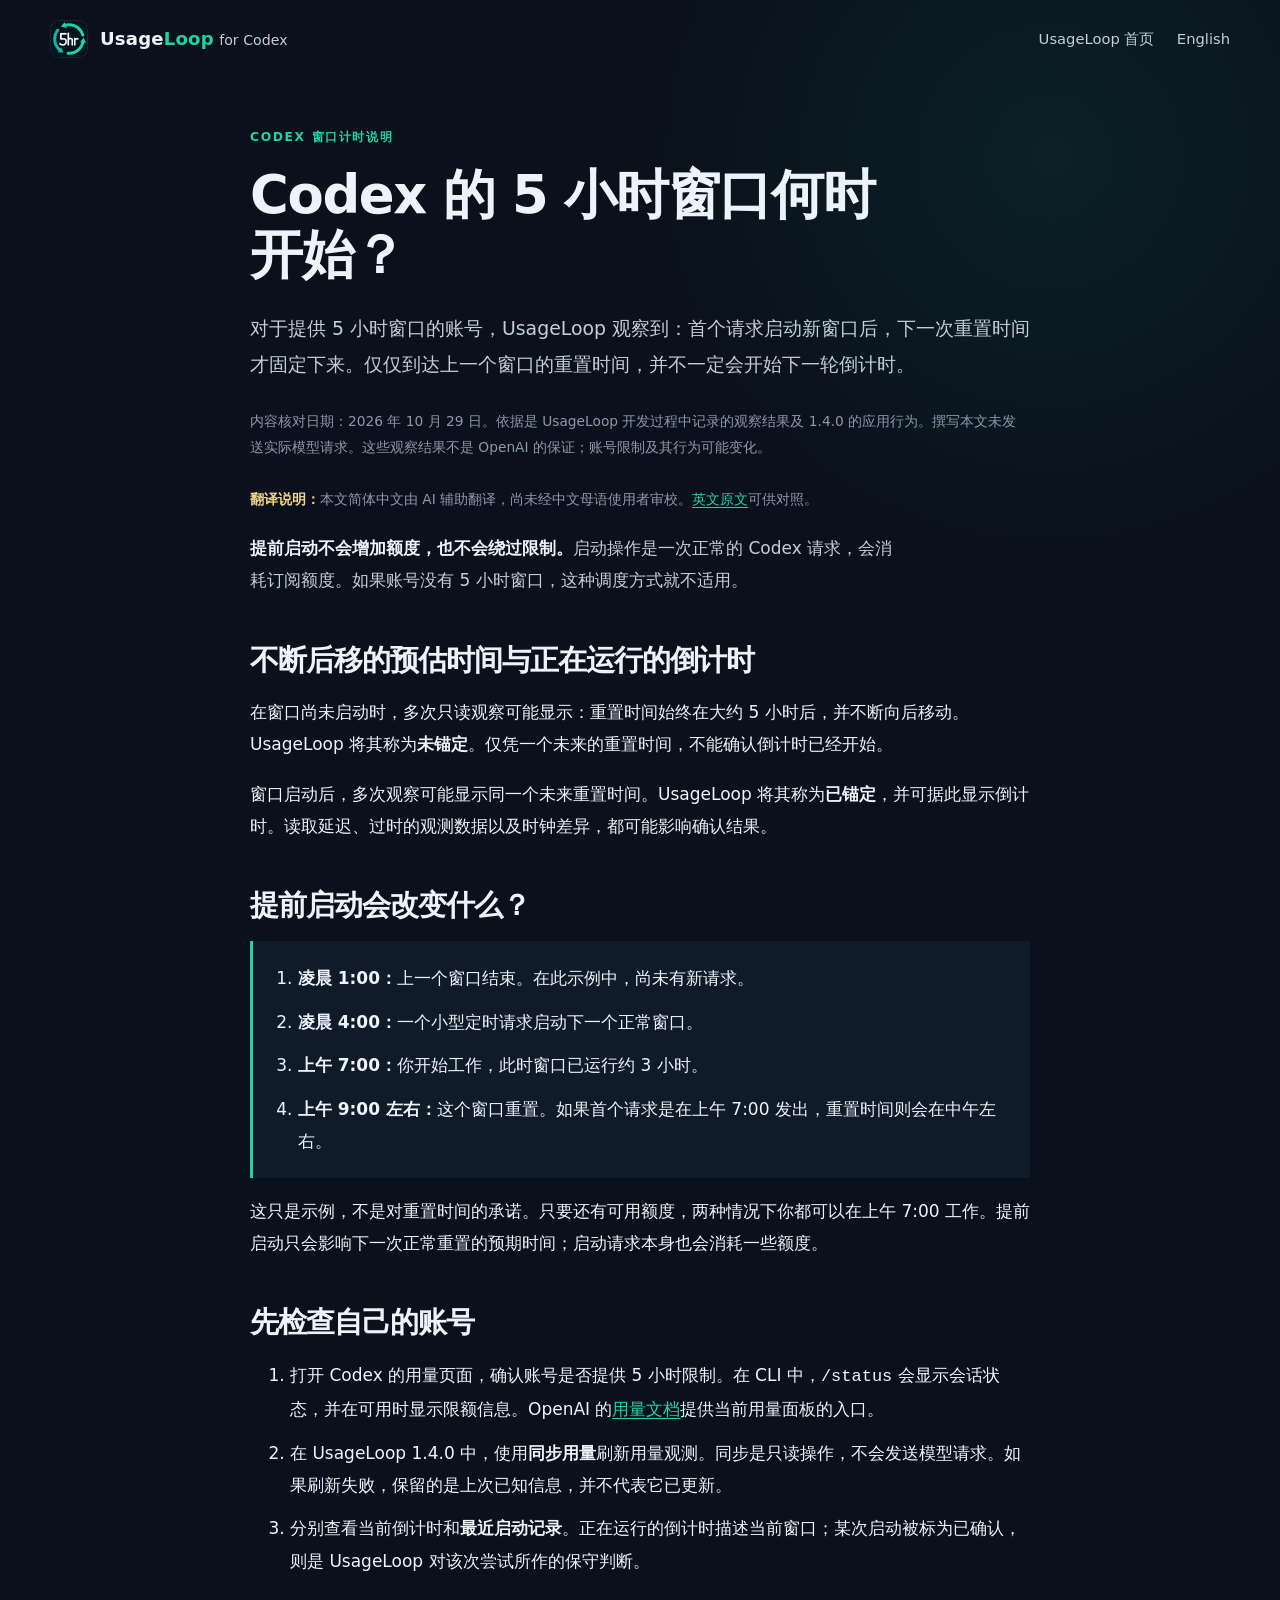
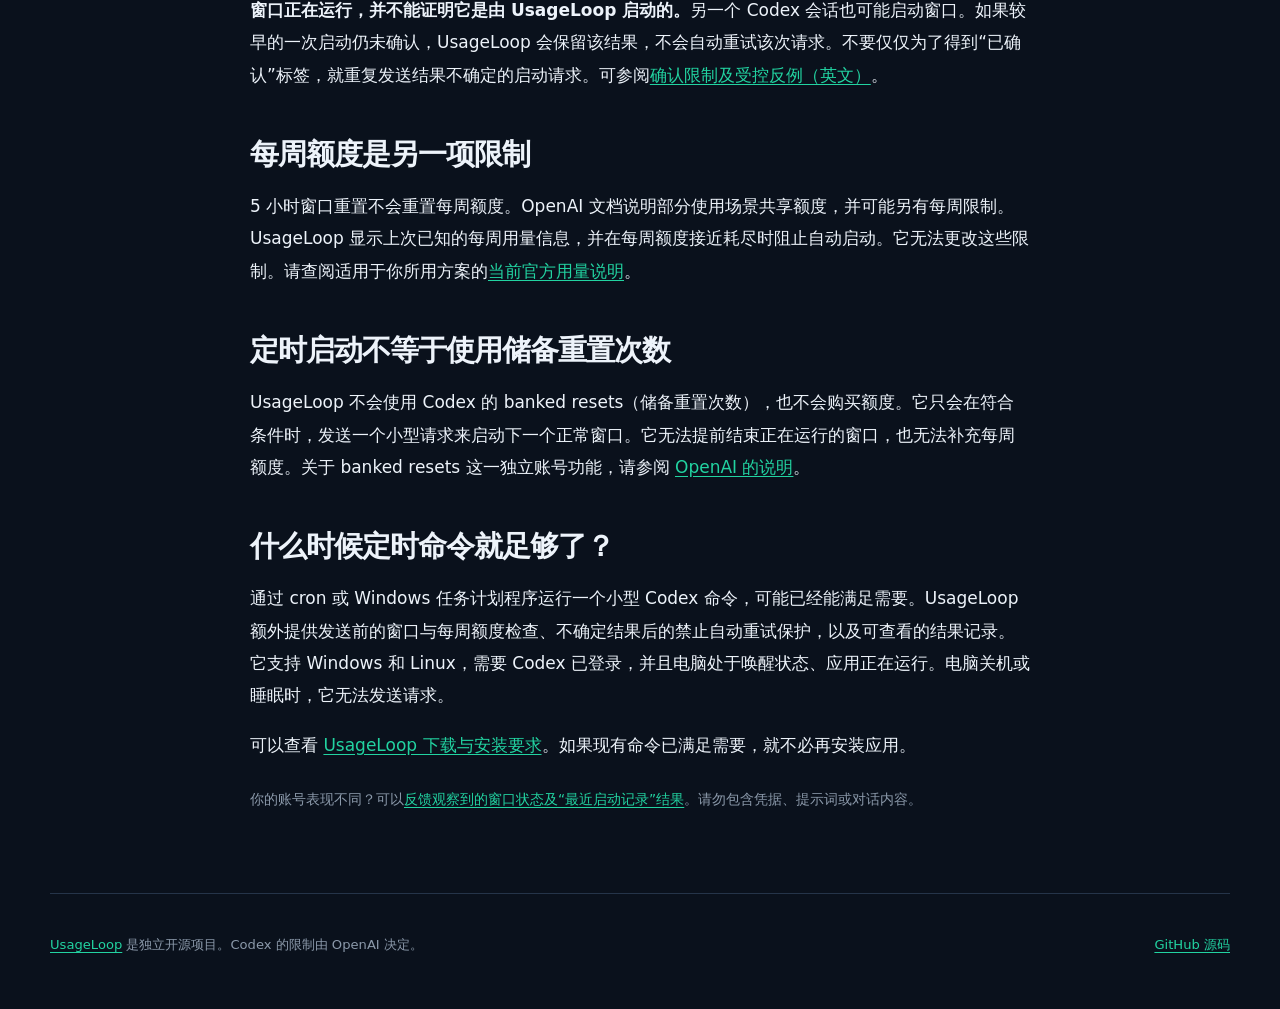
<file: docs/zh-CN/codex-five-hour-window.html>
<!doctype html>
<html lang="zh-CN">
<head>
  <meta charset="utf-8">
  <meta name="viewport" content="width=device-width, initial-scale=1">
  <title>Codex 的 5 小时窗口何时开始？ | UsageLoop</title>
  <meta name="description" content="说明 UsageLoop 观察到的 Codex 重置时间变化、如何检查窗口状态，以及提前启动正常窗口能做什么、不能做什么。">
  <link rel="canonical" href="https://benthompsondev.github.io/usageloop/zh-CN/codex-five-hour-window.html">
  <link rel="alternate" hreflang="en" href="https://benthompsondev.github.io/usageloop/codex-five-hour-window.html">
  <link rel="alternate" hreflang="zh-CN" href="https://benthompsondev.github.io/usageloop/zh-CN/codex-five-hour-window.html">
  <link rel="alternate" hreflang="x-default" href="https://benthompsondev.github.io/usageloop/codex-five-hour-window.html">
  <meta name="theme-color" content="#08131f">
  <link rel="icon" href="../favicon.ico" sizes="any">
  <link rel="stylesheet" href="../styles.css?v=1.4.0-public">
  <link rel="stylesheet" href="../explainer.css?v=2026-10-29">
</head>
<body>
  <a class="skip-link" href="#main">跳到正文</a>
  <header class="site-header">
    <a class="brand" href="../" aria-label="UsageLoop 首页">
      <img src="../favicon.ico" width="38" height="38" alt="">
      <span><strong>Usage<span>Loop</span></strong> <small>for Codex</small></span>
    </a>
    <nav aria-label="页面导航">
      <a href="../">UsageLoop 首页</a>
      <a class="nav-primary" href="../codex-five-hour-window.html" lang="en" hreflang="en">English</a>
    </nav>
  </header>
  <main id="main" class="explainer">
    <article aria-labelledby="page-title">
      <p class="eyebrow">Codex 窗口计时说明</p>
      <h1 id="page-title">Codex 的 5 小时窗口何时开始？</h1>
      <p class="lede">对于提供 5 小时窗口的账号，UsageLoop 观察到：首个请求启动新窗口后，下一次重置时间才固定下来。仅仅到达上一个窗口的重置时间，并不一定会开始下一轮倒计时。</p>
      <p class="small">内容核对日期：<time datetime="2026-10-29">2026 年 10 月 29 日</time>。依据是 UsageLoop 开发过程中记录的观察结果及 1.4.0 的应用行为。撰写本文未发送实际模型请求。这些观察结果不是 OpenAI 的保证；账号限制及其行为可能变化。</p>
      <p class="small"><strong>翻译说明：</strong>本文简体中文由 AI 辅助翻译，尚未经中文母语使用者审校。<a href="../codex-five-hour-window.html" lang="en">英文原文</a>可供对照。</p>
      <p class="boundary"><strong>提前启动不会增加额度，也不会绕过限制。</strong>启动操作是一次正常的 Codex 请求，会消耗订阅额度。如果账号没有 5 小时窗口，这种调度方式就不适用。</p>

      <h2>不断后移的预估时间与正在运行的倒计时</h2>
      <p>在窗口尚未启动时，多次只读观察可能显示：重置时间始终在大约 5 小时后，并不断向后移动。UsageLoop 将其称为<strong>未锚定</strong>。仅凭一个未来的重置时间，不能确认倒计时已经开始。</p>
      <p>窗口启动后，多次观察可能显示同一个未来重置时间。UsageLoop 将其称为<strong>已锚定</strong>，并可据此显示倒计时。读取延迟、过时的观测数据以及时钟差异，都可能影响确认结果。</p>

      <h2>提前启动会改变什么？</h2>
      <ol class="timing-example" aria-label="示意时间表">
        <li><strong>凌晨 1:00：</strong>上一个窗口结束。在此示例中，尚未有新请求。</li>
        <li><strong>凌晨 4:00：</strong>一个小型定时请求启动下一个正常窗口。</li>
        <li><strong>上午 7:00：</strong>你开始工作，此时窗口已运行约 3 小时。</li>
        <li><strong>上午 9:00 左右：</strong>这个窗口重置。如果首个请求是在上午 7:00 发出，重置时间则会在中午左右。</li>
      </ol>
      <p>这只是示例，不是对重置时间的承诺。只要还有可用额度，两种情况下你都可以在上午 7:00 工作。提前启动只会影响下一次正常重置的预期时间；启动请求本身也会消耗一些额度。</p>

      <h2>先检查自己的账号</h2>
      <ol>
        <li>打开 Codex 的用量页面，确认账号是否提供 5 小时限制。在 CLI 中，<code>/status</code> 会显示会话状态，并在可用时显示限额信息。OpenAI 的<a href="https://learn.chatgpt.com/docs/pricing">用量文档</a>提供当前用量面板的入口。</li>
        <li>在 UsageLoop 1.4.0 中，使用<strong>同步用量</strong>刷新用量观测。同步是只读操作，不会发送模型请求。如果刷新失败，保留的是上次已知信息，并不代表它已更新。</li>
        <li>分别查看当前倒计时和<strong>最近启动记录</strong>。正在运行的倒计时描述当前窗口；某次启动被标为已确认，则是 UsageLoop 对该次尝试所作的保守判断。</li>
      </ol>
      <p><strong>窗口正在运行，并不能证明它是由 UsageLoop 启动的。</strong>另一个 Codex 会话也可能启动窗口。如果较早的一次启动仍未确认，UsageLoop 会保留该结果，不会自动重试该次请求。不要仅仅为了得到“已确认”标签，就重复发送结果不确定的启动请求。可参阅<a href="https://github.com/benthompsondev/usageloop/blob/main/docs/1.4.0-review-follow-up.md#why-the-clock-formula-was-not-changed">确认限制及受控反例（英文）</a>。</p>

      <h2>每周额度是另一项限制</h2>
      <p>5 小时窗口重置不会重置每周额度。OpenAI 文档说明部分使用场景共享额度，并可能另有每周限制。UsageLoop 显示上次已知的每周用量信息，并在每周额度接近耗尽时阻止自动启动。它无法更改这些限制。请查阅适用于你所用方案的<a href="https://learn.chatgpt.com/docs/pricing">当前官方用量说明</a>。</p>

      <h2>定时启动不等于使用储备重置次数</h2>
      <p>UsageLoop 不会使用 Codex 的 banked resets（储备重置次数），也不会购买额度。它只会在符合条件时，发送一个小型请求来启动下一个正常窗口。它无法提前结束正在运行的窗口，也无法补充每周额度。关于 banked resets 这一独立账号功能，请参阅 <a href="https://help.openai.com/en/articles/20001498-how-banked-codex-resets-work">OpenAI 的说明</a>。</p>

      <h2>什么时候定时命令就足够了？</h2>
      <p>通过 cron 或 Windows 任务计划程序运行一个小型 Codex 命令，可能已经能满足需要。UsageLoop 额外提供发送前的窗口与每周额度检查、不确定结果后的禁止自动重试保护，以及可查看的结果记录。它支持 Windows 和 Linux，需要 Codex 已登录，并且电脑处于唤醒状态、应用正在运行。电脑关机或睡眠时，它无法发送请求。</p>
      <p>可以查看 <a href="../#download">UsageLoop 下载与安装要求</a>。如果现有命令已满足需要，就不必再安装应用。</p>
      <p class="small">你的账号表现不同？可以<a href="https://github.com/benthompsondev/usageloop/issues/new?template=bug_report.yml">反馈观察到的窗口状态及“最近启动记录”结果</a>。请勿包含凭据、提示词或对话内容。</p>
    </article>
  </main>
  <footer><p><a href="../">UsageLoop</a> 是独立开源项目。Codex 的限制由 OpenAI 决定。</p><a href="https://github.com/benthompsondev/usageloop">GitHub 源码</a></footer>
</body>
</html>
</file>
<file: docs/styles.css>
:root {
  color-scheme: dark;
  --background: #0a111c;
  --background-deep: #070d16;
  --surface: #101b29;
  --surface-raised: #16222f;
  --border: #253449;
  --border-strong: #33465e;
  --text: #edf3fa;
  --text-soft: #c2cedc;
  --text-muted: #8b99aa;
  --accent: #22d3a1;
  --accent-deep: #10b981;
  --accent-ink: #04150e;
  --warning: #f1d38a;
  --content: 1180px;
  --radius: 16px;
}

* {
  box-sizing: border-box;
}

html {
  scroll-behavior: smooth;
}

body {
  margin: 0;
  background:
    radial-gradient(circle at 82% 6%, rgba(34, 211, 161, 0.08), transparent 25rem),
    var(--background);
  color: var(--text);
  font-family: Inter, ui-sans-serif, system-ui, -apple-system, BlinkMacSystemFont, "Segoe UI", sans-serif;
  font-size: 17px;
  line-height: 1.65;
}

a {
  color: var(--accent);
  text-underline-offset: 0.2em;
}

a:hover {
  color: #63e7c1;
}

a:focus-visible,
summary:focus-visible {
  outline: 3px solid var(--warning);
  outline-offset: 4px;
  border-radius: 4px;
}

img {
  display: block;
  max-width: 100%;
  height: auto;
}

body.lightbox-open {
  overflow: hidden;
}

.skip-link {
  position: fixed;
  top: 0.75rem;
  left: 0.75rem;
  z-index: 10;
  transform: translateY(-180%);
  padding: 0.65rem 0.9rem;
  background: var(--accent);
  color: var(--accent-ink);
  font-weight: 700;
}

.skip-link:focus {
  transform: translateY(0);
}

.site-header {
  width: min(calc(100% - 2rem), var(--content));
  margin: 0 auto;
  min-height: 78px;
  display: flex;
  align-items: center;
  justify-content: space-between;
  gap: 2rem;
}

.brand {
  display: inline-flex;
  align-items: center;
  gap: 0.75rem;
  color: var(--text);
  text-decoration: none;
  line-height: 1.1;
}

.brand img {
  border-radius: 10px;
}

.brand strong {
  font-size: 1.13rem;
  letter-spacing: 0.01em;
}

.brand strong span {
  color: var(--accent);
}

.brand small {
  color: var(--text-soft);
}

nav {
  display: flex;
  align-items: center;
  gap: 1.4rem;
}

nav a {
  color: var(--text-soft);
  text-decoration: none;
  font-size: 0.92rem;
}

nav a:hover {
  color: var(--text);
}

main,
footer {
  width: min(calc(100% - 2rem), var(--content));
  margin-inline: auto;
}

.hero {
  min-height: 680px;
  display: grid;
  grid-template-columns: minmax(0, 0.88fr) minmax(420px, 1.12fr);
  align-items: center;
  gap: clamp(2.5rem, 6vw, 6rem);
  padding: 5rem 0 6.5rem;
}

.eyebrow,
.section-number {
  margin: 0 0 1rem;
  color: var(--accent);
  font-size: 0.77rem;
  font-weight: 800;
  letter-spacing: 0.13em;
  text-transform: uppercase;
}

h1,
h2 {
  margin: 0;
  letter-spacing: -0.035em;
  line-height: 1.08;
}

h1 {
  max-width: 750px;
  font-size: clamp(2.6rem, 5vw, 4.4rem);
}

h2 {
  max-width: 630px;
  font-size: clamp(2rem, 4vw, 3.4rem);
}

.lede {
  max-width: 650px;
  margin: 1.7rem 0 0;
  color: var(--text-soft);
  font-size: clamp(1.08rem, 2vw, 1.28rem);
}

.boundary {
  max-width: 650px;
  margin: 1.25rem 0 0;
  color: var(--text-soft);
}

.boundary strong {
  color: var(--text);
}

.hero-actions,
.final-links {
  display: flex;
  flex-wrap: wrap;
  align-items: center;
  gap: 0.8rem 1.2rem;
  margin-top: 2rem;
}

.button {
  display: inline-flex;
  align-items: center;
  justify-content: center;
  min-height: 48px;
  padding: 0.7rem 1.05rem;
  border: 1px solid var(--border-strong);
  border-radius: 9px;
  color: var(--text);
  font-weight: 750;
  text-decoration: none;
}

.button.primary {
  border-color: var(--accent);
  background: var(--accent);
  color: var(--accent-ink);
}

.button.primary:hover {
  background: #63e7c1;
  color: var(--accent-ink);
}

.button.secondary {
  background: var(--surface);
}

.button.secondary:hover {
  border-color: var(--accent);
  color: var(--text);
}

.trust-list {
  display: flex;
  flex-wrap: wrap;
  gap: 0.45rem 1.2rem;
  margin: 1.4rem 0 0;
  padding: 0;
  color: var(--text-muted);
  font-size: 0.86rem;
  list-style: none;
}

.trust-list li::before {
  content: "✓";
  margin-right: 0.4rem;
  color: var(--accent);
  font-weight: 800;
}

.hero-shot {
  display: block;
  border: 1px solid var(--border-strong);
  border-radius: var(--radius);
  overflow: hidden;
  box-shadow: 0 30px 80px rgba(0, 0, 0, 0.38);
  transform: perspective(1100px) rotateY(-2deg);
  transition: border-color 150ms ease, transform 150ms ease;
}

.hero-shot:hover {
  border-color: var(--accent);
  transform: perspective(1100px) rotateY(0);
}

.section {
  border-top: 1px solid var(--border);
  padding: clamp(4.5rem, 9vw, 8rem) 0;
}

.split,
.download,
.final-cta {
  display: grid;
  grid-template-columns: minmax(250px, 0.75fr) minmax(0, 1.25fr);
  gap: clamp(2rem, 8vw, 8rem);
}

.prose p,
.download > div > p,
.section-heading > p:not(.section-number) {
  max-width: 760px;
  color: var(--text-soft);
}

.prose p:first-child {
  margin-top: 0;
}

.plain-list {
  display: grid;
  gap: 0;
  margin: 0;
  padding: 0;
  list-style: none;
}

.plain-list li {
  padding: 1.2rem 0 1.2rem 2rem;
  border-bottom: 1px solid var(--border);
  color: var(--text-soft);
  position: relative;
}

.plain-list li:first-child {
  padding-top: 0;
}

.plain-list li::before {
  content: "";
  position: absolute;
  top: 1.78rem;
  left: 0;
  width: 9px;
  height: 9px;
  border: 2px solid var(--accent);
  border-radius: 50%;
}

.plain-list li:first-child::before {
  top: 0.55rem;
}

.boundary-section > div:first-child {
  margin-bottom: 3rem;
}

.boundary-grid {
  display: grid;
  grid-template-columns: repeat(2, minmax(0, 1fr));
  border-top: 1px solid var(--border);
  border-left: 1px solid var(--border);
}

.boundary-grid p {
  margin: 0;
  padding: 1.5rem;
  border-right: 1px solid var(--border);
  border-bottom: 1px solid var(--border);
  color: var(--text-muted);
}

.boundary-grid strong {
  color: var(--text);
}

.download-choices {
  display: grid;
  gap: 1.2rem;
}

.download-panel {
  padding: clamp(1.4rem, 4vw, 2.3rem);
  border: 1px solid var(--border-strong);
  border-radius: var(--radius);
  background: var(--surface);
}

.panel-title {
  margin: 0 0 0.35rem;
  color: var(--text);
  font-size: 1.05rem;
  font-weight: 700;
}

.panel-note {
  margin: 0 0 1.2rem;
  color: var(--text-muted);
  font-size: 0.92rem;
}

.download-panel code {
  padding: 0.1em 0.35em;
  border: 1px solid var(--border);
  border-radius: 5px;
  background: var(--background-deep);
  color: var(--text-soft);
  font-size: 0.92em;
  overflow-wrap: anywhere;
}

.button.wide {
  width: 100%;
}

.download-links {
  display: flex;
  justify-content: center;
  gap: 1.5rem;
  margin: 1rem 0 0;
  font-size: 0.92rem;
}

.small {
  margin: 1.6rem 0 0;
  color: var(--text-muted);
  font-size: 0.86rem;
}

.small strong {
  color: var(--warning);
}

.section-heading {
  margin-bottom: 3rem;
}

.product-shot {
  width: 100%;
  border: 1px solid var(--border-strong);
  border-radius: var(--radius);
  box-shadow: 0 24px 70px rgba(0, 0, 0, 0.3);
}

.update-preview {
  margin: 0;
}

.language-note strong {
  color: var(--accent);
}

.update-preview figcaption {
  margin-top: 0.8rem;
  color: var(--text-muted);
  font-size: 0.86rem;
}

.lightbox {
  width: 100vw;
  max-width: none;
  height: 100dvh;
  max-height: none;
  margin: 0;
  padding: 0;
  border: 0;
  background: rgba(3, 8, 14, 0.94);
  color: var(--text);
}

.lightbox[open] {
  display: grid;
  grid-template: 64px minmax(0, 1fr) 32px / 72px minmax(0, 1fr) 72px;
}

.lightbox::backdrop {
  background: transparent;
}

.lightbox-toolbar {
  grid-column: 1 / -1;
  display: flex;
  align-items: center;
  justify-content: flex-end;
  gap: 1rem;
  padding: 0.5rem 1rem;
}

.lightbox-status {
  margin: 0;
  color: var(--text-soft);
  font-size: 0.88rem;
}

.lightbox-button {
  display: inline-flex;
  align-items: center;
  justify-content: center;
  width: 48px;
  height: 48px;
  padding: 0;
  border: 1px solid var(--border-strong);
  border-radius: 50%;
  background: var(--surface-raised);
  color: var(--text);
  font: inherit;
  line-height: 1;
  cursor: pointer;
}

.lightbox-button:hover {
  border-color: var(--accent);
  background: var(--surface);
}

.lightbox-button:focus-visible {
  outline: 3px solid var(--warning);
  outline-offset: 3px;
}

.lightbox-close {
  font-size: 2rem;
}

.lightbox-previous,
.lightbox-next {
  align-self: center;
  justify-self: center;
  font-size: 2.5rem;
}

.lightbox-previous {
  grid-column: 1;
  grid-row: 2;
}

.lightbox-next {
  grid-column: 3;
  grid-row: 2;
}

.lightbox-figure {
  grid-column: 2;
  grid-row: 2;
  display: flex;
  align-items: center;
  justify-content: center;
  min-width: 0;
  min-height: 0;
  margin: 0;
}

.lightbox-image {
  max-width: 100%;
  max-height: 100%;
  border: 1px solid var(--border-strong);
  border-radius: 10px;
  box-shadow: 0 24px 80px rgba(0, 0, 0, 0.55);
  object-fit: contain;
}

.weekly-points {
  display: grid;
  grid-template-columns: repeat(2, minmax(0, 1fr));
  gap: 1.5rem 2.5rem;
  margin-top: 2.75rem;
}

.weekly-points p {
  margin: 0;
  padding-top: 1.1rem;
  border-top: 1px solid var(--border);
  color: var(--text-muted);
}

.weekly-points strong {
  color: var(--text);
}

.steps {
  margin: 0;
  padding: 0;
  display: grid;
  grid-template-columns: repeat(3, 1fr);
  border-top: 1px solid var(--border);
  list-style: none;
}

.steps li {
  display: grid;
  grid-template-columns: auto 1fr;
  gap: 1rem;
  padding: 1.5rem 1.5rem 0 0;
}

.steps li + li {
  padding-left: 1.5rem;
  border-left: 1px solid var(--border);
}

.steps li > span {
  color: var(--accent);
  font-size: 0.8rem;
  font-weight: 800;
}

.steps strong {
  font-size: 1.1rem;
}

.steps p {
  margin: 0.5rem 0 0;
  color: var(--text-muted);
  font-size: 0.94rem;
}

.faq-list {
  max-width: 880px;
}

details {
  border-top: 1px solid var(--border);
}

details:last-child {
  border-bottom: 1px solid var(--border);
}

summary {
  padding: 1.2rem 2.5rem 1.2rem 0;
  color: var(--text);
  font-weight: 720;
  cursor: pointer;
}

details p {
  max-width: 730px;
  margin: -0.4rem 0 1.4rem;
  color: var(--text-soft);
}

.final-cta {
  align-items: center;
}

.final-links {
  margin-top: 0;
}

.supporters-strip {
  display: flex;
  align-items: center;
  gap: 1.25rem;
  padding: 1.5rem 0;
  border-top: 1px solid var(--border);
  color: var(--text-muted);
  font-size: 0.86rem;
}

.supporters-strip h2 {
  margin: 0;
  color: var(--text-soft);
  font-size: 0.86rem;
}

.supporters-list,
.supporter-link {
  display: flex;
  align-items: center;
}

.supporters-list {
  flex-wrap: wrap;
  gap: 0.75rem 1.25rem;
}

.supporter-link {
  gap: 0.5rem;
}

.supporter-logo {
  width: 28px;
  height: 28px;
  border-radius: 5px;
  object-fit: contain;
}

footer {
  display: flex;
  justify-content: space-between;
  gap: 2rem;
  padding: 2.5rem 0 3.5rem;
  border-top: 1px solid var(--border);
  color: var(--text-muted);
  font-size: 0.82rem;
}

footer p {
  max-width: 660px;
  margin: 0;
}

@media (prefers-reduced-motion: reduce) {
  html {
    scroll-behavior: auto;
  }

  .hero-shot {
    transition: none;
  }
}

@media (max-width: 900px) {
  .hero {
    min-height: auto;
    grid-template-columns: 1fr;
    padding-top: 4rem;
  }

  .hero-shot {
    max-width: 760px;
    transform: none;
  }

  .split,
  .download,
  .final-cta {
    grid-template-columns: 1fr;
    gap: 2rem;
  }

  .steps {
    grid-template-columns: 1fr;
  }

  .steps li,
  .steps li + li {
    padding: 1.3rem 0;
    border-left: 0;
    border-bottom: 1px solid var(--border);
  }

  footer {
    flex-direction: column;
  }

  .supporters-strip {
    align-items: flex-start;
    flex-direction: column;
  }
}

@media (max-width: 650px) {
  body {
    font-size: 16px;
  }

  .site-header {
    min-height: 68px;
  }

  nav a:not(:last-child):not(.nav-primary) {
    display: none;
  }

  .brand small {
    display: none;
  }

  .hero {
    padding: 3.5rem 0 5rem;
  }

  .hero-actions .button {
    width: 100%;
  }

  .trust-list {
    display: grid;
    grid-template-columns: repeat(2, 1fr);
  }

  .boundary-grid {
    grid-template-columns: 1fr;
  }

  .weekly-points {
    grid-template-columns: 1fr;
    gap: 1.25rem;
    margin-top: 2rem;
  }

  .download-links {
    flex-direction: column;
    align-items: center;
    gap: 0.5rem;
  }

  .section {
    padding: 4.5rem 0;
  }

  .lightbox[open] {
    grid-template: 60px minmax(0, 1fr) 24px / 56px minmax(0, 1fr) 56px;
  }

  .lightbox-toolbar {
    padding-inline: 0.5rem;
  }

  .lightbox-button {
    width: 44px;
    height: 44px;
  }

  .lightbox-previous,
  .lightbox-next {
    z-index: 1;
  }

  .lightbox-figure {
    grid-column: 1 / -1;
    padding-inline: 0.5rem;
  }
}
</file>
<file: docs/explainer.css>
/* Reading layout; colors, navigation and focus states come from the main site. */
.explainer {
  width: min(calc(100% - 2.5rem), 780px);
  margin: 3rem auto 5rem;
}

.explainer h1 {
  max-width: 22ch;
  font-size: clamp(2rem, 5.5vw, 3.3rem);
  line-height: 1.12;
  letter-spacing: -0.025em;
}

.explainer h2 {
  margin-top: 2.8rem;
  font-size: clamp(1.35rem, 3vw, 1.8rem);
  line-height: 1.3;
}

.explainer p,
.explainer li {
  overflow-wrap: anywhere;
}

.explainer .lede {
  max-width: none;
  font-size: 1.18rem;
}

.explainer li + li {
  margin-top: 0.7rem;
}

.timing-example {
  padding: 1.3rem 1.5rem 1.3rem 2.8rem;
  border-left: 3px solid var(--accent);
  background: var(--surface);
}

html[lang="zh-CN"] .explainer {
  line-height: 1.9;
}

html[lang="zh-CN"] .explainer h1 {
  max-width: 18ch;
}

@media (max-width: 650px) {
  .explainer {
    margin-top: 2rem;
  }
}
</file>
